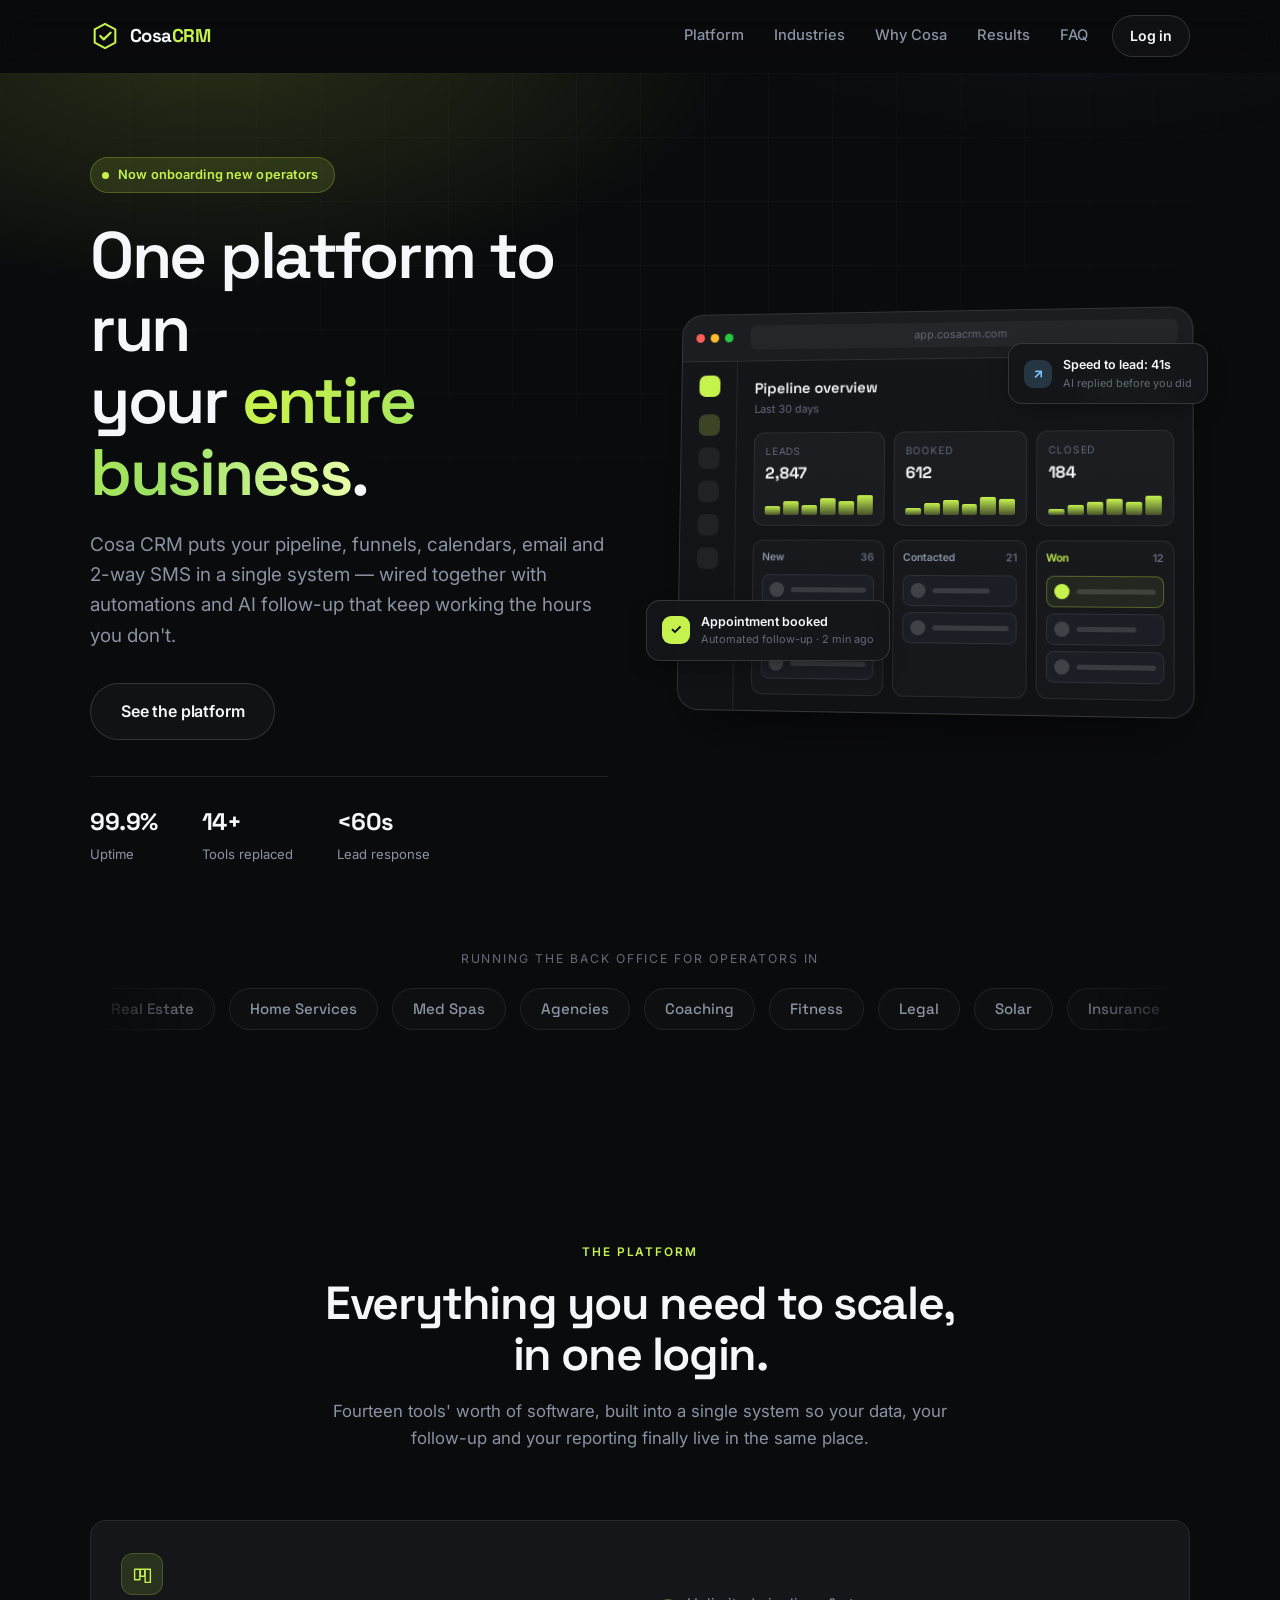
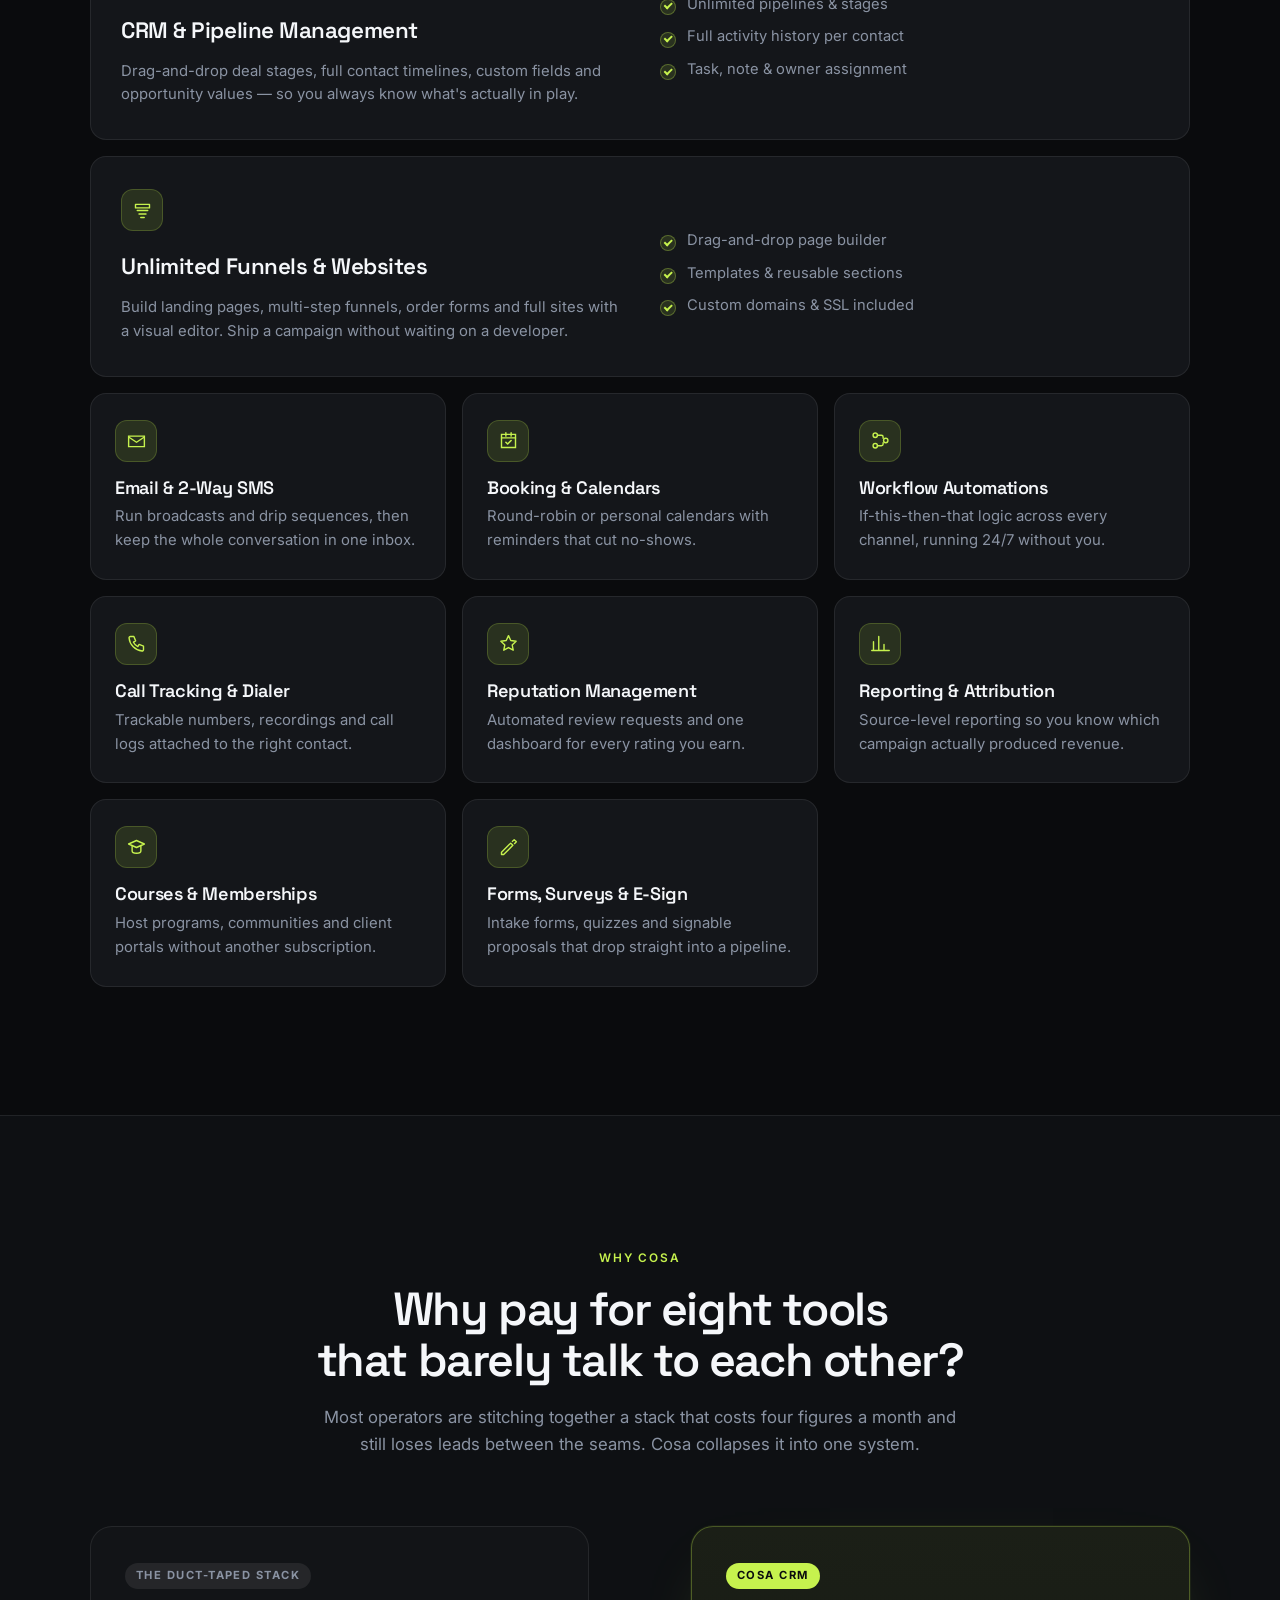
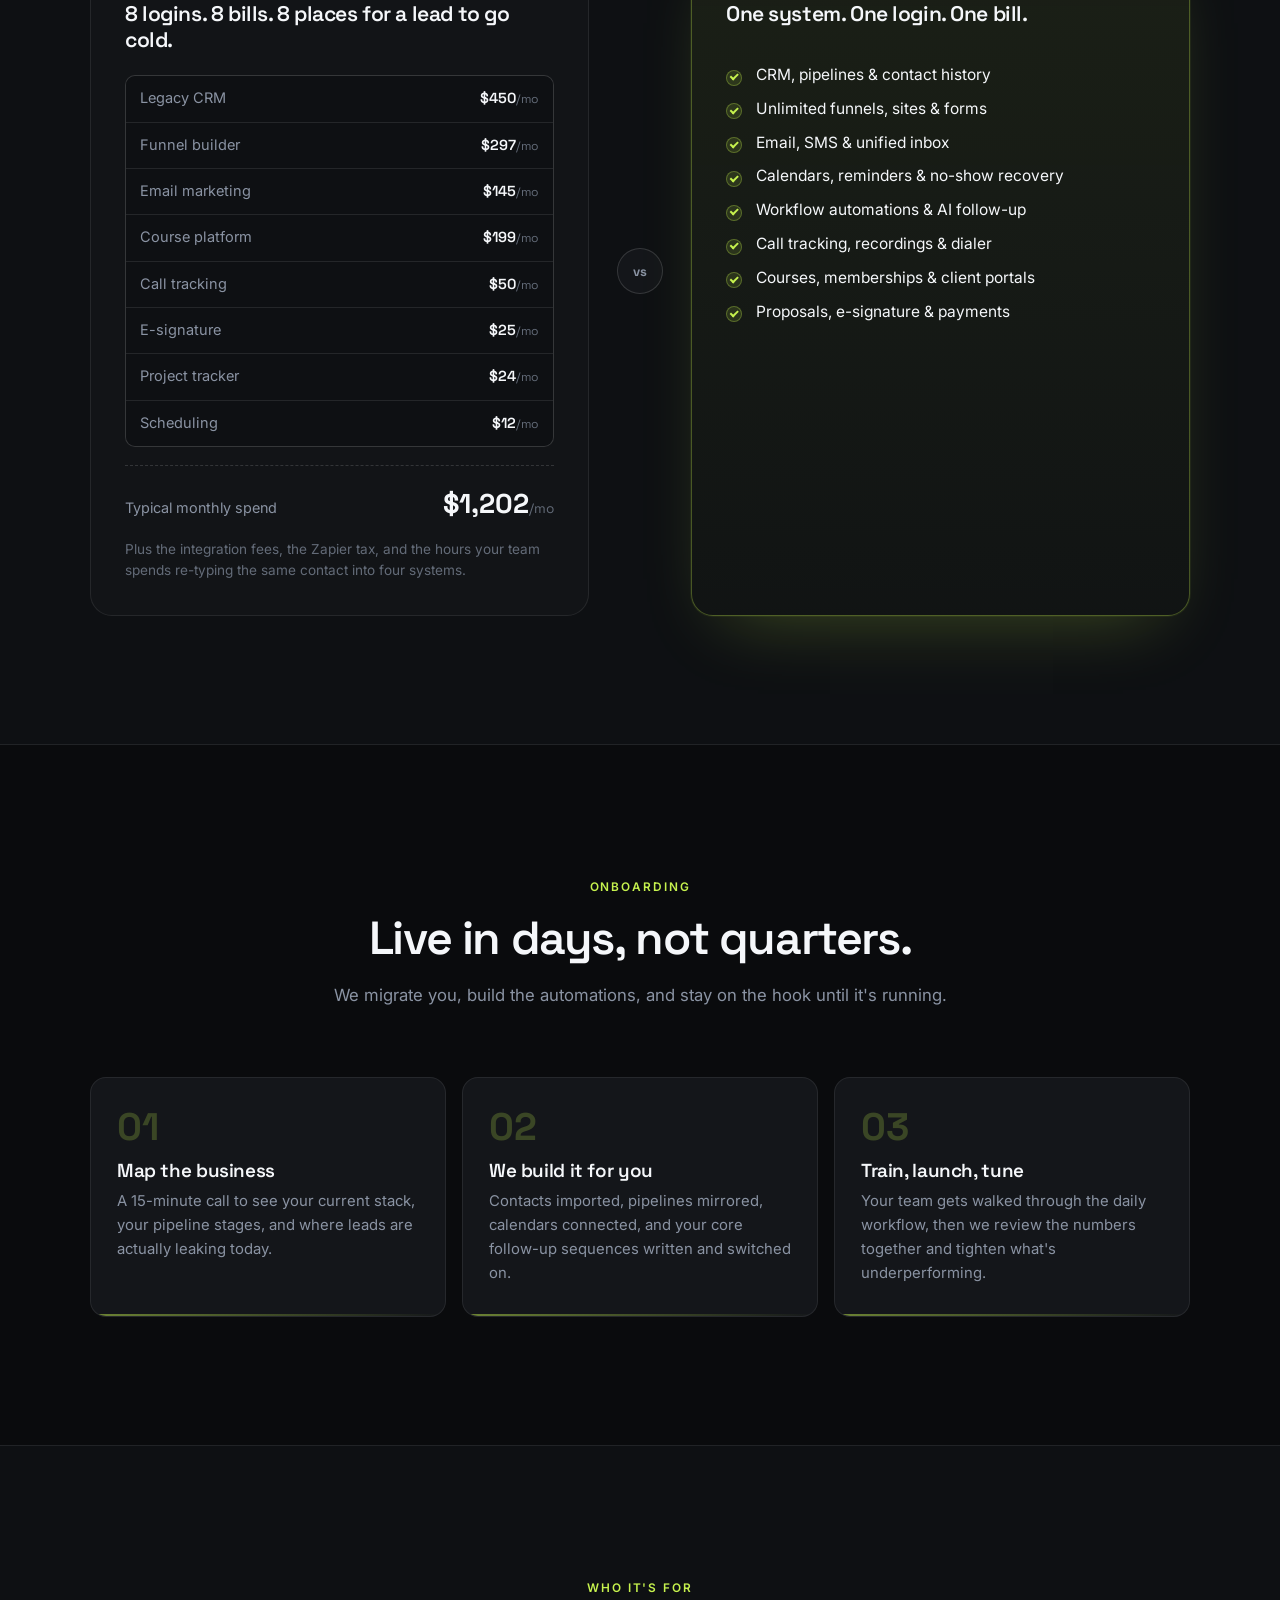
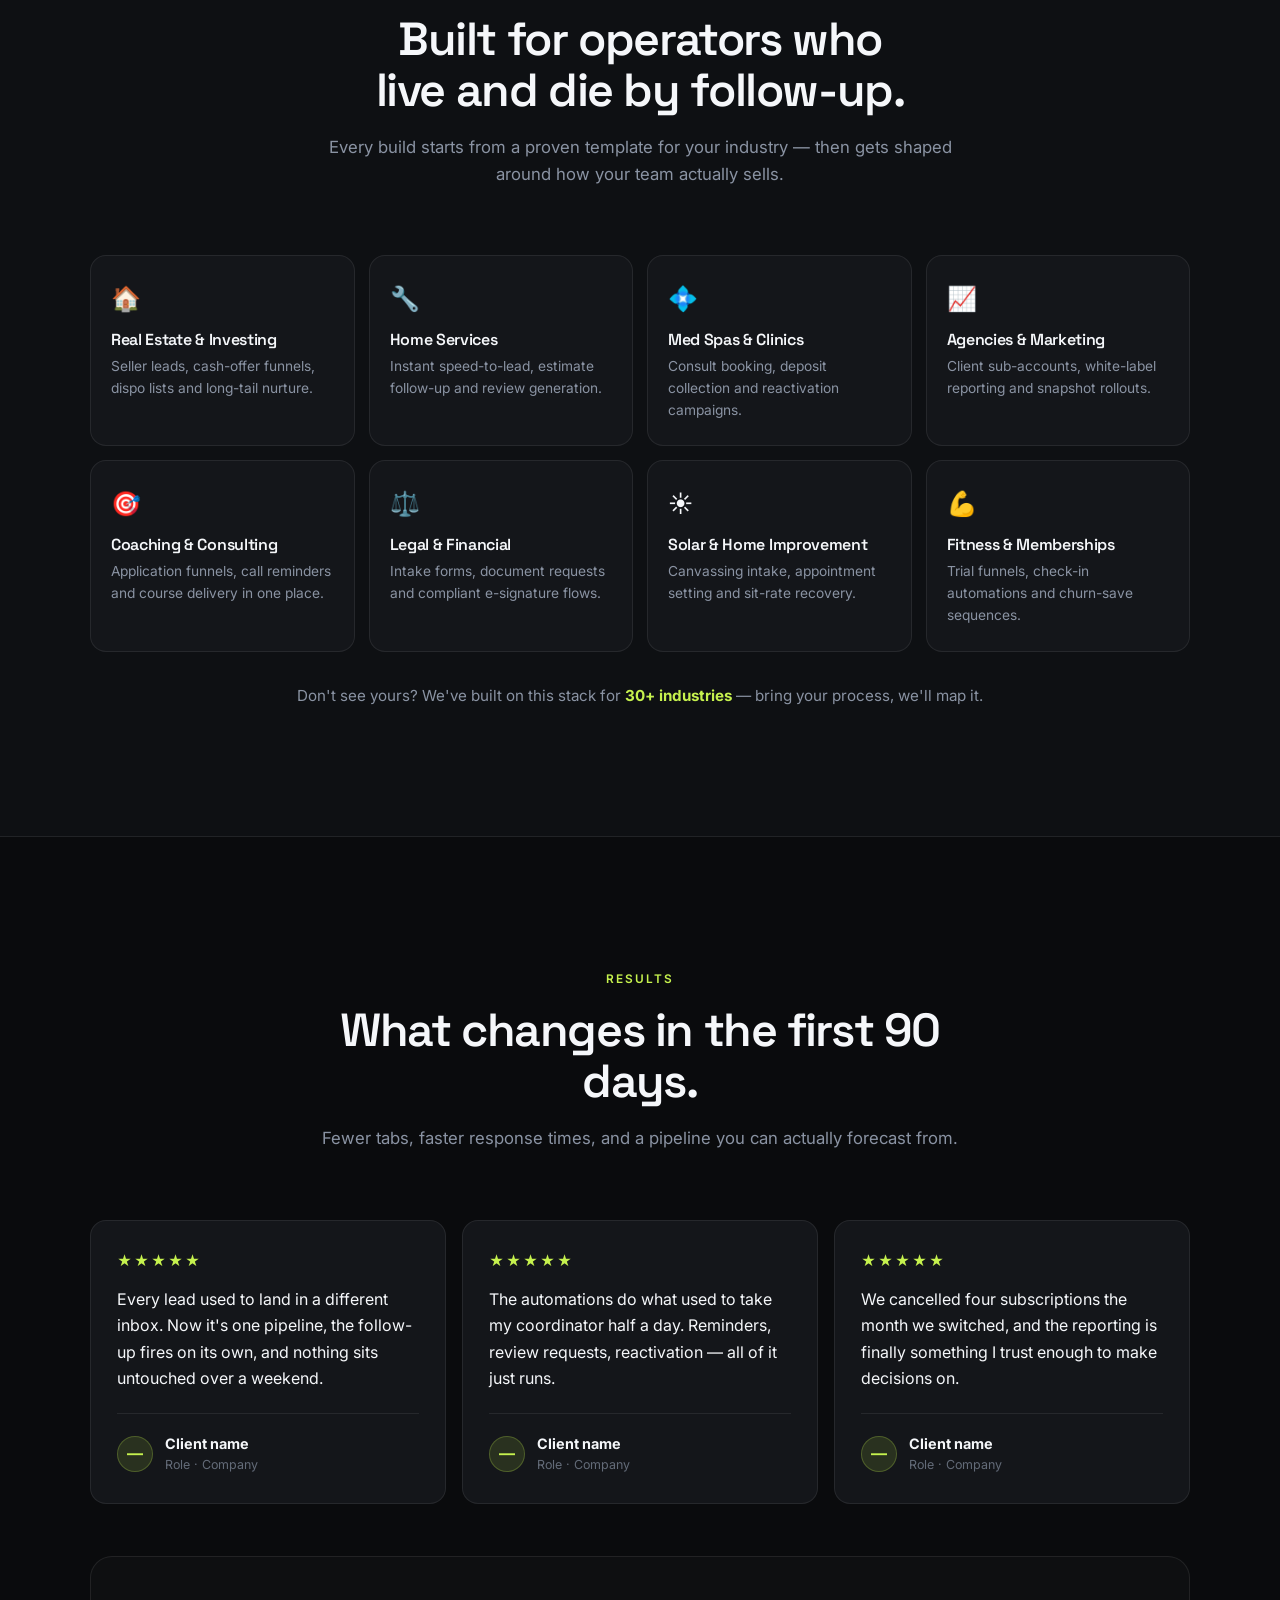
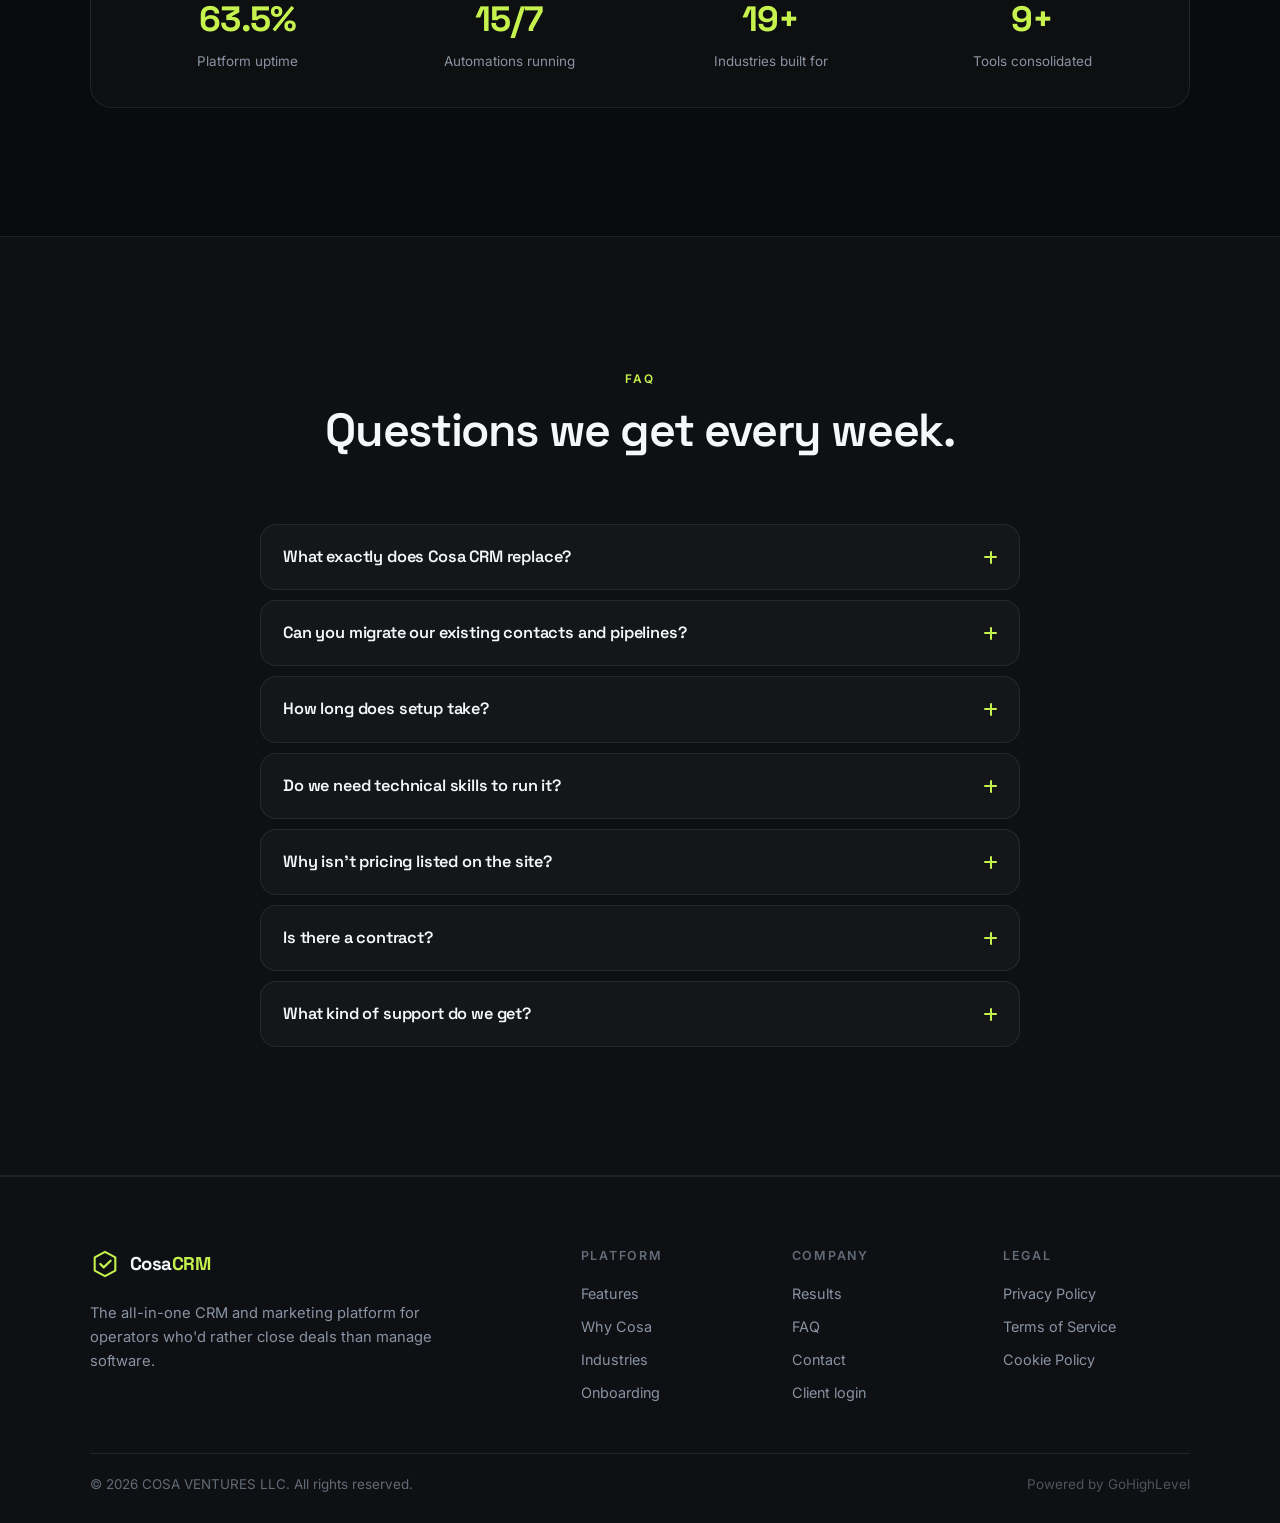
<file: index.html>
<!DOCTYPE html>
<html lang="en">
<head>
<meta charset="utf-8">
<meta name="viewport" content="width=device-width, initial-scale=1">
<title>Cosa CRM — One Platform to Run Your Entire Business</title>
<meta name="description" content="Cosa CRM replaces your funnel builder, email tool, scheduler, dialer and CRM with one system. Pipelines, automations, AI follow-up and 2-way SMS — built for operators who want fewer tabs and more closed deals.">
<meta name="theme-color" content="#0A0B0D">

<!-- Open Graph / social -->
<meta property="og:type" content="website">
<meta property="og:title" content="Cosa CRM — One Platform to Run Your Entire Business">
<meta property="og:description" content="Funnels, follow-up, booking and pipelines in one system.">
<meta property="og:image" content="assets/img/og.png">
<meta name="twitter:card" content="summary_large_image">

<link rel="icon" href="assets/img/favicon.svg" type="image/svg+xml">
<link rel="preconnect" href="https://fonts.googleapis.com">
<link rel="preconnect" href="https://fonts.gstatic.com" crossorigin>
<link href="https://fonts.googleapis.com/css2?family=Inter:wght@400;500;600;700&family=Space+Grotesk:wght@500;600;700&display=swap" rel="stylesheet">
<link rel="stylesheet" href="assets/css/styles.css">
</head>
<body>

<a class="skip-link" href="#main">Skip to content</a>

<!-- ============================ NAV ============================ -->
<header class="nav" id="nav">
  <div class="wrap nav__inner">
    <a class="brand" href="#top" aria-label="Cosa CRM home">
      <span class="brand__mark" aria-hidden="true">
        <svg viewBox="0 0 32 32" fill="none"><path d="M16 3 5 9v14l11 6 11-6V9L16 3Z" stroke="currentColor" stroke-width="2.2" stroke-linejoin="round"/><path d="m11 16 3.6 3.6L22 12.5" stroke="currentColor" stroke-width="2.4" stroke-linecap="round" stroke-linejoin="round"/></svg>
      </span>
      <span class="brand__text">Cosa<span>CRM</span></span>
    </a>

    <nav class="nav__links" id="navLinks" aria-label="Primary">
      <a href="#platform">Platform</a>
      <a href="#industries">Industries</a>
      <a href="#why">Why Cosa</a>
      <a href="#results">Results</a>
      <a href="#faq">FAQ</a>
      <div class="nav__mobile-cta">
        <a class="btn btn--ghost" data-link="login" href="#">Log in</a>
      </div>
    </nav>

    <div class="nav__actions">
      <a class="btn btn--ghost btn--sm" data-link="login" href="#">Log in</a>
    </div>

    <button class="nav__toggle" id="navToggle" aria-expanded="false" aria-controls="navLinks" aria-label="Open menu">
      <span></span><span></span><span></span>
    </button>
  </div>
</header>

<main id="main">

<!-- ============================ HERO ============================ -->
<section class="hero" id="top">
  <div class="hero__glow" aria-hidden="true"></div>
  <div class="hero__grid" aria-hidden="true"></div>

  <div class="wrap hero__inner">
    <div class="hero__copy">
      <span class="pill reveal">
        <span class="pill__dot"></span>
        Now onboarding new operators
      </span>

      <h1 class="reveal" data-delay="1">
        One platform to run<br>
        your <span class="grad">entire business</span>.
      </h1>

      <p class="lede reveal" data-delay="2">
        Cosa CRM puts your pipeline, funnels, calendars, email and 2-way SMS in a single
        system — wired together with automations and AI follow-up that keep working the
        hours you don't.
      </p>

      <div class="hero__cta reveal" data-delay="3">
        <a class="btn btn--ghost btn--lg" href="#platform">See the platform</a>
      </div>

      <ul class="hero__proof reveal" data-delay="4">
        <li><strong data-count="99.9" data-suffix="%" data-decimals="1">0%</strong><span>Uptime</span></li>
        <li><strong data-count="14" data-suffix="+">0+</strong><span>Tools replaced</span></li>
        <li><strong data-count="60" data-prefix="&lt;" data-suffix="s">0s</strong><span>Lead response</span></li>
      </ul>
    </div>

    <!-- Dashboard mockup: pure HTML/CSS, no image dependency -->
    <div class="hero__app reveal" data-delay="3" aria-hidden="true">
      <div class="app">
        <div class="app__bar">
          <span class="dot dot--r"></span><span class="dot dot--y"></span><span class="dot dot--g"></span>
          <div class="app__url">app.cosacrm.com</div>
        </div>

        <div class="app__body">
          <aside class="app__side">
            <div class="side__brand"></div>
            <span class="side__item side__item--on"></span>
            <span class="side__item"></span>
            <span class="side__item"></span>
            <span class="side__item"></span>
            <span class="side__item"></span>
          </aside>

          <div class="app__main">
            <div class="app__head">
              <div>
                <div class="app__title">Pipeline overview</div>
                <div class="app__sub">Last 30 days</div>
              </div>
              <div class="app__chip">+42% <span>MoM</span></div>
            </div>

            <div class="app__stats">
              <div class="stat"><span class="stat__k">Leads</span><span class="stat__v">2,847</span><i class="spark"><b style="height:40%"></b><b style="height:62%"></b><b style="height:48%"></b><b style="height:78%"></b><b style="height:66%"></b><b style="height:92%"></b></i></div>
              <div class="stat"><span class="stat__k">Booked</span><span class="stat__v">612</span><i class="spark"><b style="height:32%"></b><b style="height:55%"></b><b style="height:70%"></b><b style="height:52%"></b><b style="height:84%"></b><b style="height:74%"></b></i></div>
              <div class="stat"><span class="stat__k">Closed</span><span class="stat__v">184</span><i class="spark"><b style="height:28%"></b><b style="height:44%"></b><b style="height:60%"></b><b style="height:72%"></b><b style="height:58%"></b><b style="height:88%"></b></i></div>
            </div>

            <div class="app__board">
              <div class="col">
                <div class="col__h">New <em>36</em></div>
                <div class="card"><span class="card__av"></span><span class="card__l"></span></div>
                <div class="card"><span class="card__av"></span><span class="card__l card__l--s"></span></div>
                <div class="card"><span class="card__av"></span><span class="card__l"></span></div>
              </div>
              <div class="col">
                <div class="col__h">Contacted <em>21</em></div>
                <div class="card"><span class="card__av"></span><span class="card__l card__l--s"></span></div>
                <div class="card"><span class="card__av"></span><span class="card__l"></span></div>
              </div>
              <div class="col">
                <div class="col__h col__h--win">Won <em>12</em></div>
                <div class="card card--win"><span class="card__av"></span><span class="card__l"></span></div>
                <div class="card"><span class="card__av"></span><span class="card__l card__l--s"></span></div>
                <div class="card"><span class="card__av"></span><span class="card__l"></span></div>
              </div>
            </div>
          </div>
        </div>
      </div>

      <div class="float float--1">
        <span class="float__ico">✓</span>
        <div><b>Appointment booked</b><small>Automated follow-up · 2 min ago</small></div>
      </div>
      <div class="float float--2">
        <span class="float__ico float__ico--alt">↗</span>
        <div><b>Speed to lead: 41s</b><small>AI replied before you did</small></div>
      </div>
    </div>
  </div>

  <div class="wrap marquee-wrap">
    <p class="marquee-label">Running the back office for operators in</p>
    <div class="marquee" aria-hidden="true">
      <div class="marquee__track">
        <span>Real Estate</span><span>Home Services</span><span>Med Spas</span><span>Agencies</span>
        <span>Coaching</span><span>Fitness</span><span>Legal</span><span>Solar</span><span>Insurance</span>
        <span>Real Estate</span><span>Home Services</span><span>Med Spas</span><span>Agencies</span>
        <span>Coaching</span><span>Fitness</span><span>Legal</span><span>Solar</span><span>Insurance</span>
      </div>
    </div>
  </div>
</section>

<!-- ============================ PLATFORM ============================ -->
<section class="sec" id="platform">
  <div class="wrap">
    <div class="sec__head reveal">
      <span class="eyebrow">The platform</span>
      <h2>Everything you need to scale,<br>in one login.</h2>
      <p>Fourteen tools' worth of software, built into a single system so your data,
         your follow-up and your reporting finally live in the same place.</p>
    </div>

    <div class="features">
      <article class="feat feat--wide reveal">
        <div class="feat__ico">
          <svg viewBox="0 0 24 24" fill="none"><path d="M3 6h6v12H3zM9.5 6h5v8h-5zM15 6h6v15h-6z" stroke="currentColor" stroke-width="1.6" stroke-linejoin="round"/></svg>
        </div>
        <h3>CRM &amp; Pipeline Management</h3>
        <p>Drag-and-drop deal stages, full contact timelines, custom fields and
           opportunity values — so you always know what's actually in play.</p>
        <ul class="ticks">
          <li>Unlimited pipelines &amp; stages</li>
          <li>Full activity history per contact</li>
          <li>Task, note &amp; owner assignment</li>
        </ul>
      </article>

      <article class="feat feat--wide reveal" data-delay="1">
        <div class="feat__ico">
          <svg viewBox="0 0 24 24" fill="none"><path d="M4 5h16v4H4zM6 12h12M8 16h8M10 20h4" stroke="currentColor" stroke-width="1.6" stroke-linecap="round" stroke-linejoin="round"/></svg>
        </div>
        <h3>Unlimited Funnels &amp; Websites</h3>
        <p>Build landing pages, multi-step funnels, order forms and full sites with a
           visual editor. Ship a campaign without waiting on a developer.</p>
        <ul class="ticks">
          <li>Drag-and-drop page builder</li>
          <li>Templates &amp; reusable sections</li>
          <li>Custom domains &amp; SSL included</li>
        </ul>
      </article>

      <article class="feat reveal">
        <div class="feat__ico"><svg viewBox="0 0 24 24" fill="none"><path d="M3 7h18v12H3z" stroke="currentColor" stroke-width="1.6"/><path d="m3 8 9 6 9-6" stroke="currentColor" stroke-width="1.6" stroke-linejoin="round"/></svg></div>
        <h3>Email &amp; 2-Way SMS</h3>
        <p>Run broadcasts and drip sequences, then keep the whole conversation in one inbox.</p>
      </article>

      <article class="feat reveal" data-delay="1">
        <div class="feat__ico"><svg viewBox="0 0 24 24" fill="none"><path d="M4 5h16v15H4z" stroke="currentColor" stroke-width="1.6"/><path d="M4 9h16M9 3v4M15 3v4" stroke="currentColor" stroke-width="1.6" stroke-linecap="round"/><path d="m9 14 2 2 4-4" stroke="currentColor" stroke-width="1.8" stroke-linecap="round" stroke-linejoin="round"/></svg></div>
        <h3>Booking &amp; Calendars</h3>
        <p>Round-robin or personal calendars with reminders that cut no-shows.</p>
      </article>

      <article class="feat reveal" data-delay="2">
        <div class="feat__ico"><svg viewBox="0 0 24 24" fill="none"><circle cx="6" cy="6" r="2.5" stroke="currentColor" stroke-width="1.6"/><circle cx="18" cy="12" r="2.5" stroke="currentColor" stroke-width="1.6"/><circle cx="6" cy="18" r="2.5" stroke="currentColor" stroke-width="1.6"/><path d="M8.5 6H13a2 2 0 0 1 2 2v1.5M8.5 18H13a2 2 0 0 0 2-2v-1.5" stroke="currentColor" stroke-width="1.6" stroke-linecap="round"/></svg></div>
        <h3>Workflow Automations</h3>
        <p>If-this-then-that logic across every channel, running 24/7 without you.</p>
      </article>

      <article class="feat reveal" data-delay="3">
        <div class="feat__ico"><svg viewBox="0 0 24 24" fill="none"><path d="M5 4h4l2 5-2.5 1.5a11 11 0 0 0 5 5L15 13l5 2v4a1.5 1.5 0 0 1-1.7 1.5A16.5 16.5 0 0 1 3.5 5.7 1.5 1.5 0 0 1 5 4Z" stroke="currentColor" stroke-width="1.6" stroke-linejoin="round"/></svg></div>
        <h3>Call Tracking &amp; Dialer</h3>
        <p>Trackable numbers, recordings and call logs attached to the right contact.</p>
      </article>

      <article class="feat reveal">
        <div class="feat__ico"><svg viewBox="0 0 24 24" fill="none"><path d="m12 3 2.6 5.6 6.1.8-4.5 4.2 1.2 6-5.4-3-5.4 3 1.2-6L3.3 9.4l6.1-.8L12 3Z" stroke="currentColor" stroke-width="1.6" stroke-linejoin="round"/></svg></div>
        <h3>Reputation Management</h3>
        <p>Automated review requests and one dashboard for every rating you earn.</p>
      </article>

      <article class="feat reveal" data-delay="1">
        <div class="feat__ico"><svg viewBox="0 0 24 24" fill="none"><path d="M4 20V10M10 20V4M16 20v-7M22 20H2" stroke="currentColor" stroke-width="1.6" stroke-linecap="round"/></svg></div>
        <h3>Reporting &amp; Attribution</h3>
        <p>Source-level reporting so you know which campaign actually produced revenue.</p>
      </article>

      <article class="feat reveal" data-delay="2">
        <div class="feat__ico"><svg viewBox="0 0 24 24" fill="none"><path d="M12 4 3 8l9 4 9-4-9-4Z" stroke="currentColor" stroke-width="1.6" stroke-linejoin="round"/><path d="M7 10.5V16c0 1.4 2.2 2.5 5 2.5s5-1.1 5-2.5v-5.5" stroke="currentColor" stroke-width="1.6" stroke-linecap="round"/></svg></div>
        <h3>Courses &amp; Memberships</h3>
        <p>Host programs, communities and client portals without another subscription.</p>
      </article>

      <article class="feat reveal" data-delay="3">
        <div class="feat__ico"><svg viewBox="0 0 24 24" fill="none"><path d="M4 17.5 14.5 7l2.5 2.5L6.5 20H4v-2.5Z" stroke="currentColor" stroke-width="1.6" stroke-linejoin="round"/><path d="M16 5.5 18.5 3 21 5.5 18.5 8" stroke="currentColor" stroke-width="1.6" stroke-linejoin="round"/></svg></div>
        <h3>Forms, Surveys &amp; E-Sign</h3>
        <p>Intake forms, quizzes and signable proposals that drop straight into a pipeline.</p>
      </article>
    </div>
  </div>
</section>

<!-- ============================ WHY / STACK ============================ -->
<section class="sec sec--alt" id="why">
  <div class="wrap">
    <div class="sec__head reveal">
      <span class="eyebrow">Why Cosa</span>
      <h2>Why pay for eight tools<br>that barely talk to each other?</h2>
      <p>Most operators are stitching together a stack that costs four figures a month and
         still loses leads between the seams. Cosa collapses it into one system.</p>
    </div>

    <div class="compare reveal">
      <div class="compare__side compare__side--old">
        <div class="compare__h">
          <span class="tag tag--muted">The duct-taped stack</span>
          <h3>8 logins. 8 bills. 8 places for a lead to go cold.</h3>
        </div>
        <ul class="stackList">
          <li><span>Legacy CRM</span><b>$450<i>/mo</i></b></li>
          <li><span>Funnel builder</span><b>$297<i>/mo</i></b></li>
          <li><span>Email marketing</span><b>$145<i>/mo</i></b></li>
          <li><span>Course platform</span><b>$199<i>/mo</i></b></li>
          <li><span>Call tracking</span><b>$50<i>/mo</i></b></li>
          <li><span>E-signature</span><b>$25<i>/mo</i></b></li>
          <li><span>Project tracker</span><b>$24<i>/mo</i></b></li>
          <li><span>Scheduling</span><b>$12<i>/mo</i></b></li>
        </ul>
        <div class="compare__total">
          <span>Typical monthly spend</span>
          <strong>$1,202<i>/mo</i></strong>
        </div>
        <p class="compare__note">Plus the integration fees, the Zapier tax, and the hours
           your team spends re-typing the same contact into four systems.</p>
      </div>

      <div class="compare__vs" aria-hidden="true"><span>vs</span></div>

      <div class="compare__side compare__side--new">
        <div class="compare__h">
          <span class="tag">Cosa CRM</span>
          <h3>One system. One login. One bill.</h3>
        </div>
        <ul class="ticks ticks--lg">
          <li>CRM, pipelines &amp; contact history</li>
          <li>Unlimited funnels, sites &amp; forms</li>
          <li>Email, SMS &amp; unified inbox</li>
          <li>Calendars, reminders &amp; no-show recovery</li>
          <li>Workflow automations &amp; AI follow-up</li>
          <li>Call tracking, recordings &amp; dialer</li>
          <li>Courses, memberships &amp; client portals</li>
          <li>Proposals, e-signature &amp; payments</li>
        </ul>
      </div>
    </div>
  </div>
</section>

<!-- ============================ HOW IT WORKS ============================ -->
<section class="sec" id="how">
  <div class="wrap">
    <div class="sec__head reveal">
      <span class="eyebrow">Onboarding</span>
      <h2>Live in days, not quarters.</h2>
      <p>We migrate you, build the automations, and stay on the hook until it's running.</p>
    </div>

    <ol class="steps">
      <li class="step reveal">
        <span class="step__n">01</span>
        <h3>Map the business</h3>
        <p>A 15-minute call to see your current stack, your pipeline stages, and where
           leads are actually leaking today.</p>
      </li>
      <li class="step reveal" data-delay="1">
        <span class="step__n">02</span>
        <h3>We build it for you</h3>
        <p>Contacts imported, pipelines mirrored, calendars connected, and your core
           follow-up sequences written and switched on.</p>
      </li>
      <li class="step reveal" data-delay="2">
        <span class="step__n">03</span>
        <h3>Train, launch, tune</h3>
        <p>Your team gets walked through the daily workflow, then we review the numbers
           together and tighten what's underperforming.</p>
      </li>
    </ol>
  </div>
</section>

<!-- ============================ INDUSTRIES ============================ -->
<section class="sec sec--alt" id="industries">
  <div class="wrap">
    <div class="sec__head reveal">
      <span class="eyebrow">Who it's for</span>
      <h2>Built for operators who<br>live and die by follow-up.</h2>
      <p>Every build starts from a proven template for your industry — then gets shaped
         around how your team actually sells.</p>
    </div>

    <div class="inds">
      <article class="ind reveal"><span class="ind__ico">🏠</span><h3>Real Estate &amp; Investing</h3><p>Seller leads, cash-offer funnels, dispo lists and long-tail nurture.</p></article>
      <article class="ind reveal" data-delay="1"><span class="ind__ico">🔧</span><h3>Home Services</h3><p>Instant speed-to-lead, estimate follow-up and review generation.</p></article>
      <article class="ind reveal" data-delay="2"><span class="ind__ico">💠</span><h3>Med Spas &amp; Clinics</h3><p>Consult booking, deposit collection and reactivation campaigns.</p></article>
      <article class="ind reveal" data-delay="3"><span class="ind__ico">📈</span><h3>Agencies &amp; Marketing</h3><p>Client sub-accounts, white-label reporting and snapshot rollouts.</p></article>
      <article class="ind reveal"><span class="ind__ico">🎯</span><h3>Coaching &amp; Consulting</h3><p>Application funnels, call reminders and course delivery in one place.</p></article>
      <article class="ind reveal" data-delay="1"><span class="ind__ico">⚖️</span><h3>Legal &amp; Financial</h3><p>Intake forms, document requests and compliant e-signature flows.</p></article>
      <article class="ind reveal" data-delay="2"><span class="ind__ico">☀️</span><h3>Solar &amp; Home Improvement</h3><p>Canvassing intake, appointment setting and sit-rate recovery.</p></article>
      <article class="ind reveal" data-delay="3"><span class="ind__ico">💪</span><h3>Fitness &amp; Memberships</h3><p>Trial funnels, check-in automations and churn-save sequences.</p></article>
    </div>

    <p class="inds__foot reveal">Don't see yours? We've built on this stack for
      <strong>30+ industries</strong> — bring your process, we'll map it.</p>
  </div>
</section>

<!-- ============================ RESULTS / TESTIMONIALS ============================ -->
<!--
  ⚠ PLACEHOLDER CONTENT — the three quotes below are examples of the format only.
  Replace every name, company and quote with real, permission-granted client
  testimonials before this page goes live. Publishing invented reviews is
  unlawful in most jurisdictions (US FTC 16 CFR Part 465).
-->
<section class="sec" id="results">
  <div class="wrap">
    <div class="sec__head reveal">
      <span class="eyebrow">Results</span>
      <h2>What changes in the first 90 days.</h2>
      <p>Fewer tabs, faster response times, and a pipeline you can actually forecast from.</p>
    </div>

    <div class="quotes">
      <figure class="quote reveal">
        <div class="quote__stars" aria-label="5 out of 5">★★★★★</div>
        <blockquote>Every lead used to land in a different inbox. Now it's one pipeline,
          the follow-up fires on its own, and nothing sits untouched over a weekend.</blockquote>
        <figcaption><span class="quote__av">—</span><div><b>Client name</b><small>Role · Company</small></div></figcaption>
      </figure>

      <figure class="quote reveal" data-delay="1">
        <div class="quote__stars" aria-label="5 out of 5">★★★★★</div>
        <blockquote>The automations do what used to take my coordinator half a day.
          Reminders, review requests, reactivation — all of it just runs.</blockquote>
        <figcaption><span class="quote__av">—</span><div><b>Client name</b><small>Role · Company</small></div></figcaption>
      </figure>

      <figure class="quote reveal" data-delay="2">
        <div class="quote__stars" aria-label="5 out of 5">★★★★★</div>
        <blockquote>We cancelled four subscriptions the month we switched, and the
          reporting is finally something I trust enough to make decisions on.</blockquote>
        <figcaption><span class="quote__av">—</span><div><b>Client name</b><small>Role · Company</small></div></figcaption>
      </figure>
    </div>

    <div class="kpis reveal">
      <div class="kpi"><strong data-count="99.9" data-suffix="%" data-decimals="1">0%</strong><span>Platform uptime</span></div>
      <div class="kpi"><strong data-count="24" data-suffix="/7">0/7</strong><span>Automations running</span></div>
      <div class="kpi"><strong data-count="30" data-suffix="+">0+</strong><span>Industries built for</span></div>
      <div class="kpi"><strong data-count="14" data-suffix="+">0+</strong><span>Tools consolidated</span></div>
    </div>
  </div>
</section>

<!-- ============================ FAQ ============================ -->
<section class="sec sec--alt" id="faq">
  <div class="wrap wrap--narrow">
    <div class="sec__head reveal">
      <span class="eyebrow">FAQ</span>
      <h2>Questions we get every week.</h2>
    </div>

    <div class="faq">
      <details class="faq__item reveal">
        <summary>What exactly does Cosa CRM replace?<span class="faq__ico" aria-hidden="true"></span></summary>
        <div class="faq__a"><p>For most teams: the CRM, funnel/landing page builder, email marketing
          platform, SMS tool, scheduler, call tracking, form builder, e-signature tool, review
          software and course platform. If a tool in your stack isn't covered, we'll tell you
          straight on the call rather than pretend otherwise.</p></div>
      </details>

      <details class="faq__item reveal">
        <summary>Can you migrate our existing contacts and pipelines?<span class="faq__ico" aria-hidden="true"></span></summary>
        <div class="faq__a"><p>Yes. We import contacts, custom fields, tags, notes and open
          opportunities, and rebuild your pipeline stages to match how you already work — so
          your team doesn't have to relearn their day on top of learning a new tool.</p></div>
      </details>

      <details class="faq__item reveal">
        <summary>How long does setup take?<span class="faq__ico" aria-hidden="true"></span></summary>
        <div class="faq__a"><p>A standard build is live within a few business days. Larger
          migrations with multiple locations, sub-accounts or heavy custom automation typically
          run one to two weeks. You'll get a firm timeline before anything starts.</p></div>
      </details>

      <details class="faq__item reveal">
        <summary>Do we need technical skills to run it?<span class="faq__ico" aria-hidden="true"></span></summary>
        <div class="faq__a"><p>No. We do the build and the configuration, then train your team on
          the daily workflow — check the pipeline, work the inbox, book the appointment. The
          automation runs underneath without anyone touching it.</p></div>
      </details>

      <details class="faq__item reveal">
        <summary>Why isn't pricing listed on the site?<span class="faq__ico" aria-hidden="true"></span></summary>
        <div class="faq__a"><p>Because the honest number depends on seats, message volume and how
          much of the build you want us to do. Rather than publish a tier you'd have to
          reverse-engineer, we scope it live on the call and you leave with a real figure.</p></div>
      </details>

      <details class="faq__item reveal">
        <summary>Is there a contract?<span class="faq__ico" aria-hidden="true"></span></summary>
        <div class="faq__a"><p>Month to month. Cancel any time — and your data is yours, exportable
          on the way out.</p></div>
      </details>

      <details class="faq__item reveal">
        <summary>What kind of support do we get?<span class="faq__ico" aria-hidden="true"></span></summary>
        <div class="faq__a"><p>A direct line to a real person who knows your account, plus a shared
          channel for day-to-day questions. You're not filing tickets into a queue.</p></div>
      </details>
    </div>

  </div>
</section>

</main>

<!-- ============================ FOOTER ============================ -->
<footer class="foot">
  <div class="wrap">
    <div class="foot__top">
      <div class="foot__brand">
        <a class="brand" href="#top">
          <span class="brand__mark" aria-hidden="true">
            <svg viewBox="0 0 32 32" fill="none"><path d="M16 3 5 9v14l11 6 11-6V9L16 3Z" stroke="currentColor" stroke-width="2.2" stroke-linejoin="round"/><path d="m11 16 3.6 3.6L22 12.5" stroke="currentColor" stroke-width="2.4" stroke-linecap="round" stroke-linejoin="round"/></svg>
          </span>
          <span class="brand__text">Cosa<span>CRM</span></span>
        </a>
        <p>The all-in-one CRM and marketing platform for operators who'd rather close
           deals than manage software.</p>
      </div>

      <nav class="foot__cols" aria-label="Footer">
        <div>
          <h4>Platform</h4>
          <a href="#platform">Features</a>
          <a href="#why">Why Cosa</a>
          <a href="#industries">Industries</a>
          <a href="#how">Onboarding</a>
        </div>
        <div>
          <h4>Company</h4>
          <a href="#results">Results</a>
          <a href="#faq">FAQ</a>
          <a data-link="email" href="#">Contact</a>
          <a data-link="login" href="#">Client login</a>
        </div>
        <div>
          <h4>Legal</h4>
          <a href="privacy.html">Privacy Policy</a>
          <a href="terms.html">Terms of Service</a>
          <a href="privacy.html#cookies">Cookie Policy</a>
        </div>
      </nav>
    </div>

    <div class="foot__bot">
      <p>© <span id="year">2026</span> COSA VENTURES LLC. All rights reserved.</p>
      <p class="foot__powered">Powered by GoHighLevel</p>
    </div>
  </div>
</footer>

<script src="assets/js/main.js"></script>
</body>
</html>
</file>
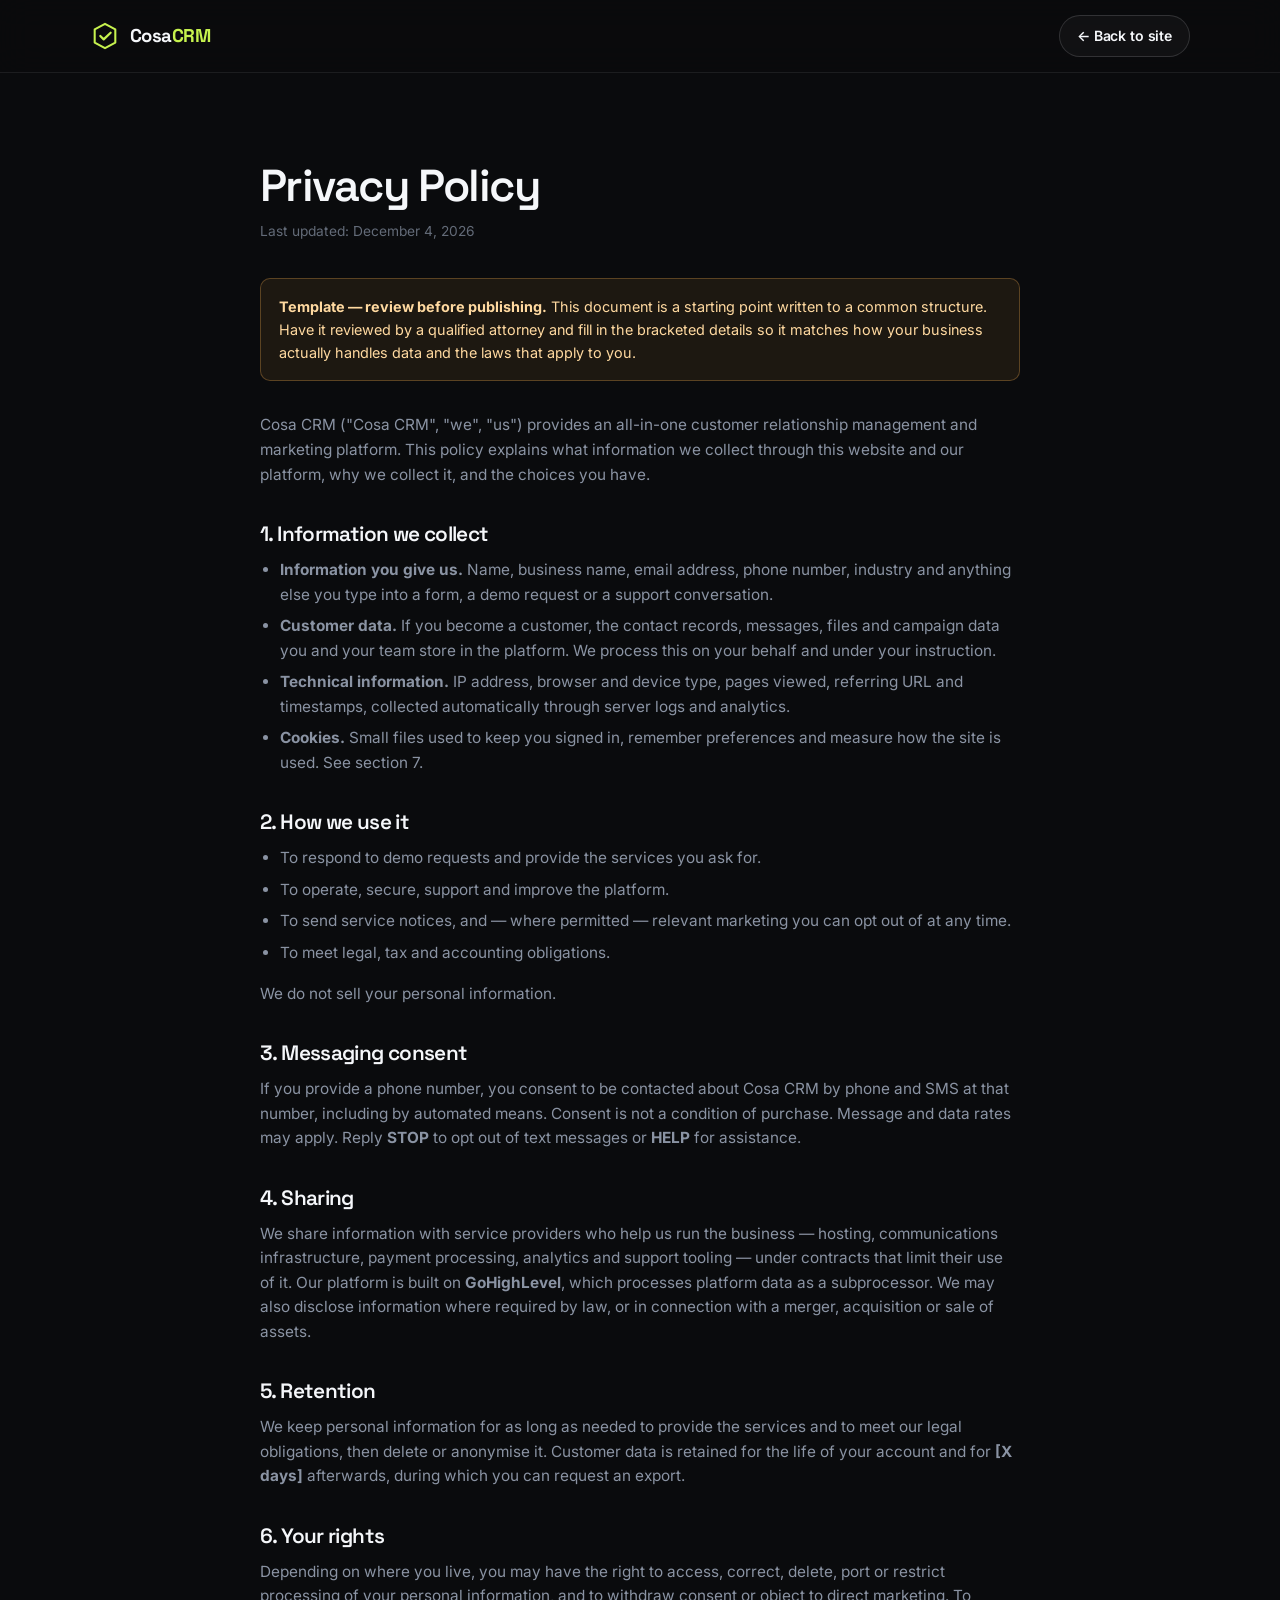
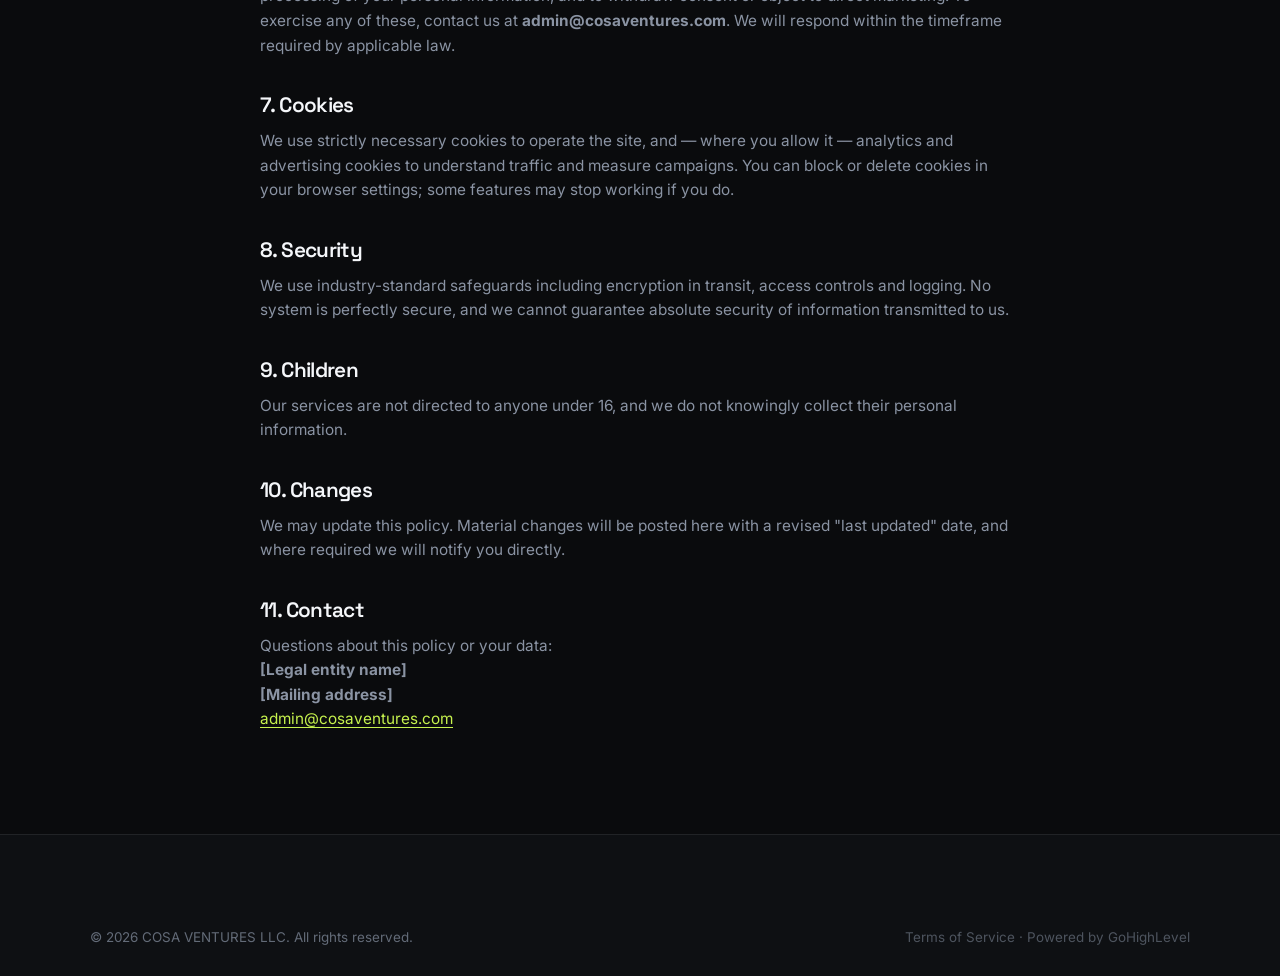
<file: privacy.html>
<!DOCTYPE html>
<html lang="en">
<head>
<meta charset="utf-8">
<meta name="viewport" content="width=device-width, initial-scale=1">
<title>Privacy Policy — Cosa CRM</title>
<meta name="description" content="How Cosa CRM collects, uses and protects your information.">
<meta name="robots" content="noindex">
<meta name="theme-color" content="#0A0B0D">
<link rel="icon" href="assets/img/favicon.svg" type="image/svg+xml">
<link rel="preconnect" href="https://fonts.googleapis.com">
<link rel="preconnect" href="https://fonts.gstatic.com" crossorigin>
<link href="https://fonts.googleapis.com/css2?family=Inter:wght@400;500;600;700&family=Space+Grotesk:wght@500;600;700&display=swap" rel="stylesheet">
<link rel="stylesheet" href="assets/css/styles.css">
</head>
<body>

<header class="nav is-stuck">
  <div class="wrap nav__inner">
    <a class="brand" href="index.html">
      <span class="brand__mark" aria-hidden="true">
        <svg viewBox="0 0 32 32" fill="none"><path d="M16 3 5 9v14l11 6 11-6V9L16 3Z" stroke="currentColor" stroke-width="2.2" stroke-linejoin="round"/><path d="m11 16 3.6 3.6L22 12.5" stroke="currentColor" stroke-width="2.4" stroke-linecap="round" stroke-linejoin="round"/></svg>
      </span>
      <span class="brand__text">Cosa<span>CRM</span></span>
    </a>
    <div class="nav__actions" style="margin-left:auto">
      <a class="btn btn--ghost btn--sm" href="index.html">← Back to site</a>
    </div>
  </div>
</header>

<main class="legal wrap wrap--narrow">
  <h1>Privacy Policy</h1>
  <p class="updated">Last updated: <span id="updated">—</span></p>

  <div class="notice">
    <p><strong>Template — review before publishing.</strong> This document is a starting
       point written to a common structure. Have it reviewed by a qualified attorney and
       fill in the bracketed details so it matches how your business actually handles data
       and the laws that apply to you.</p>
  </div>

  <p>Cosa CRM ("Cosa CRM", "we", "us") provides an all-in-one customer relationship
     management and marketing platform. This policy explains what information we collect
     through this website and our platform, why we collect it, and the choices you have.</p>

  <h2>1. Information we collect</h2>
  <ul>
    <li><strong>Information you give us.</strong> Name, business name, email address, phone
        number, industry and anything else you type into a form, a demo request or a support
        conversation.</li>
    <li><strong>Customer data.</strong> If you become a customer, the contact records,
        messages, files and campaign data you and your team store in the platform. We process
        this on your behalf and under your instruction.</li>
    <li><strong>Technical information.</strong> IP address, browser and device type, pages
        viewed, referring URL and timestamps, collected automatically through server logs and
        analytics.</li>
    <li><strong>Cookies.</strong> Small files used to keep you signed in, remember
        preferences and measure how the site is used. See section 7.</li>
  </ul>

  <h2>2. How we use it</h2>
  <ul>
    <li>To respond to demo requests and provide the services you ask for.</li>
    <li>To operate, secure, support and improve the platform.</li>
    <li>To send service notices, and — where permitted — relevant marketing you can opt out
        of at any time.</li>
    <li>To meet legal, tax and accounting obligations.</li>
  </ul>
  <p>We do not sell your personal information.</p>

  <h2>3. Messaging consent</h2>
  <p>If you provide a phone number, you consent to be contacted about Cosa CRM by phone and
     SMS at that number, including by automated means. Consent is not a condition of
     purchase. Message and data rates may apply. Reply <strong>STOP</strong> to opt out of
     text messages or <strong>HELP</strong> for assistance.</p>

  <h2>4. Sharing</h2>
  <p>We share information with service providers who help us run the business — hosting,
     communications infrastructure, payment processing, analytics and support tooling —
     under contracts that limit their use of it. Our platform is built on
     <strong>GoHighLevel</strong>, which processes platform data as a subprocessor. We may
     also disclose information where required by law, or in connection with a merger,
     acquisition or sale of assets.</p>

  <h2>5. Retention</h2>
  <p>We keep personal information for as long as needed to provide the services and to meet
     our legal obligations, then delete or anonymise it. Customer data is retained for the
     life of your account and for <strong>[X days]</strong> afterwards, during which you can
     request an export.</p>

  <h2>6. Your rights</h2>
  <p>Depending on where you live, you may have the right to access, correct, delete, port or
     restrict processing of your personal information, and to withdraw consent or object to
     direct marketing. To exercise any of these, contact us at
     <strong>admin@cosaventures.com</strong>. We will respond within the timeframe required
     by applicable law.</p>

  <h2 id="cookies">7. Cookies</h2>
  <p>We use strictly necessary cookies to operate the site, and — where you allow it —
     analytics and advertising cookies to understand traffic and measure campaigns. You can
     block or delete cookies in your browser settings; some features may stop working if you
     do.</p>

  <h2>8. Security</h2>
  <p>We use industry-standard safeguards including encryption in transit, access controls and
     logging. No system is perfectly secure, and we cannot guarantee absolute security of
     information transmitted to us.</p>

  <h2>9. Children</h2>
  <p>Our services are not directed to anyone under 16, and we do not knowingly collect their
     personal information.</p>

  <h2>10. Changes</h2>
  <p>We may update this policy. Material changes will be posted here with a revised "last
     updated" date, and where required we will notify you directly.</p>

  <h2>11. Contact</h2>
  <p>Questions about this policy or your data:<br>
     <strong>[Legal entity name]</strong><br>
     <strong>[Mailing address]</strong><br>
     <a href="mailto:admin@cosaventures.com">admin@cosaventures.com</a></p>
</main>

<footer class="foot">
  <div class="wrap">
    <div class="foot__bot" style="border-top:0">
      <p>© <span id="year">2026</span> COSA VENTURES LLC. All rights reserved.</p>
      <p class="foot__powered"><a href="terms.html">Terms of Service</a> · Powered by GoHighLevel</p>
    </div>
  </div>
</footer>

<script>
  document.getElementById('year').textContent = new Date().getFullYear();
  document.getElementById('updated').textContent =
    new Date(document.lastModified).toLocaleDateString(undefined, { year:'numeric', month:'long', day:'numeric' });
</script>
</body>
</html>
</file>
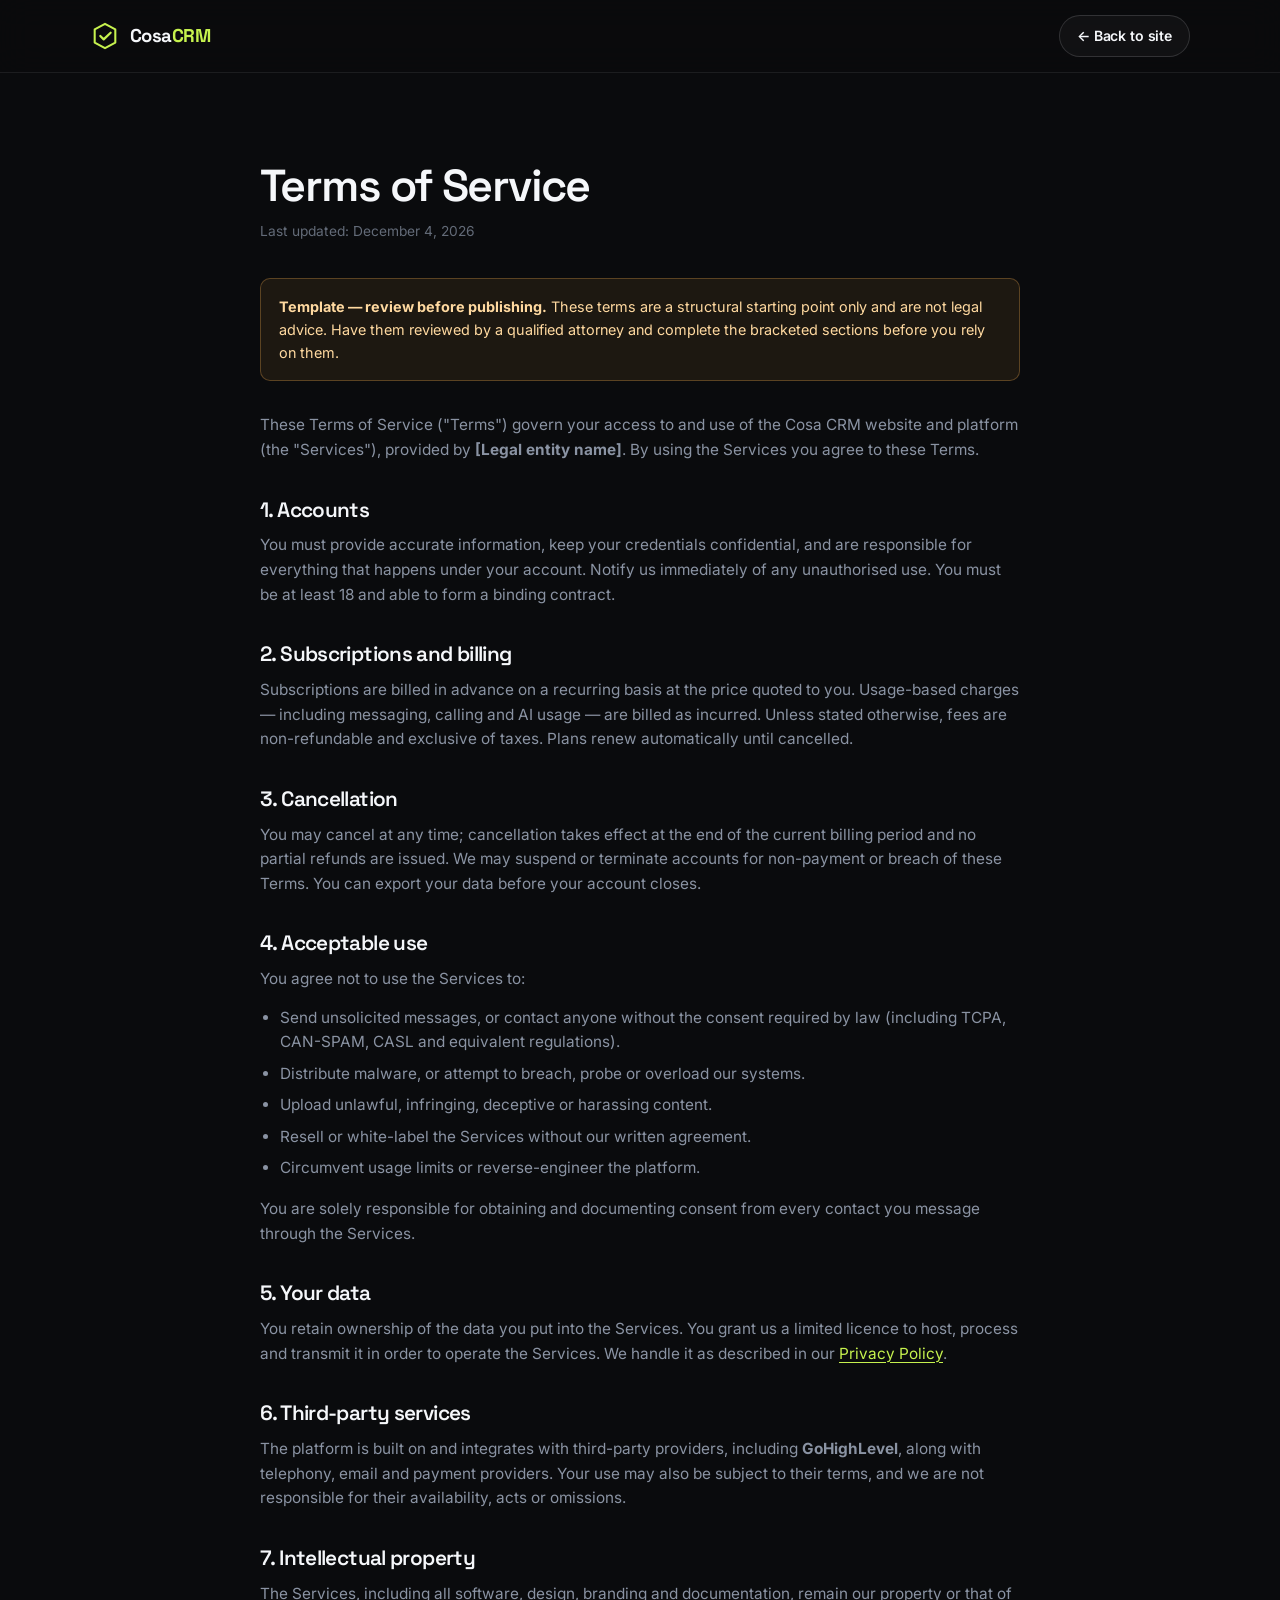
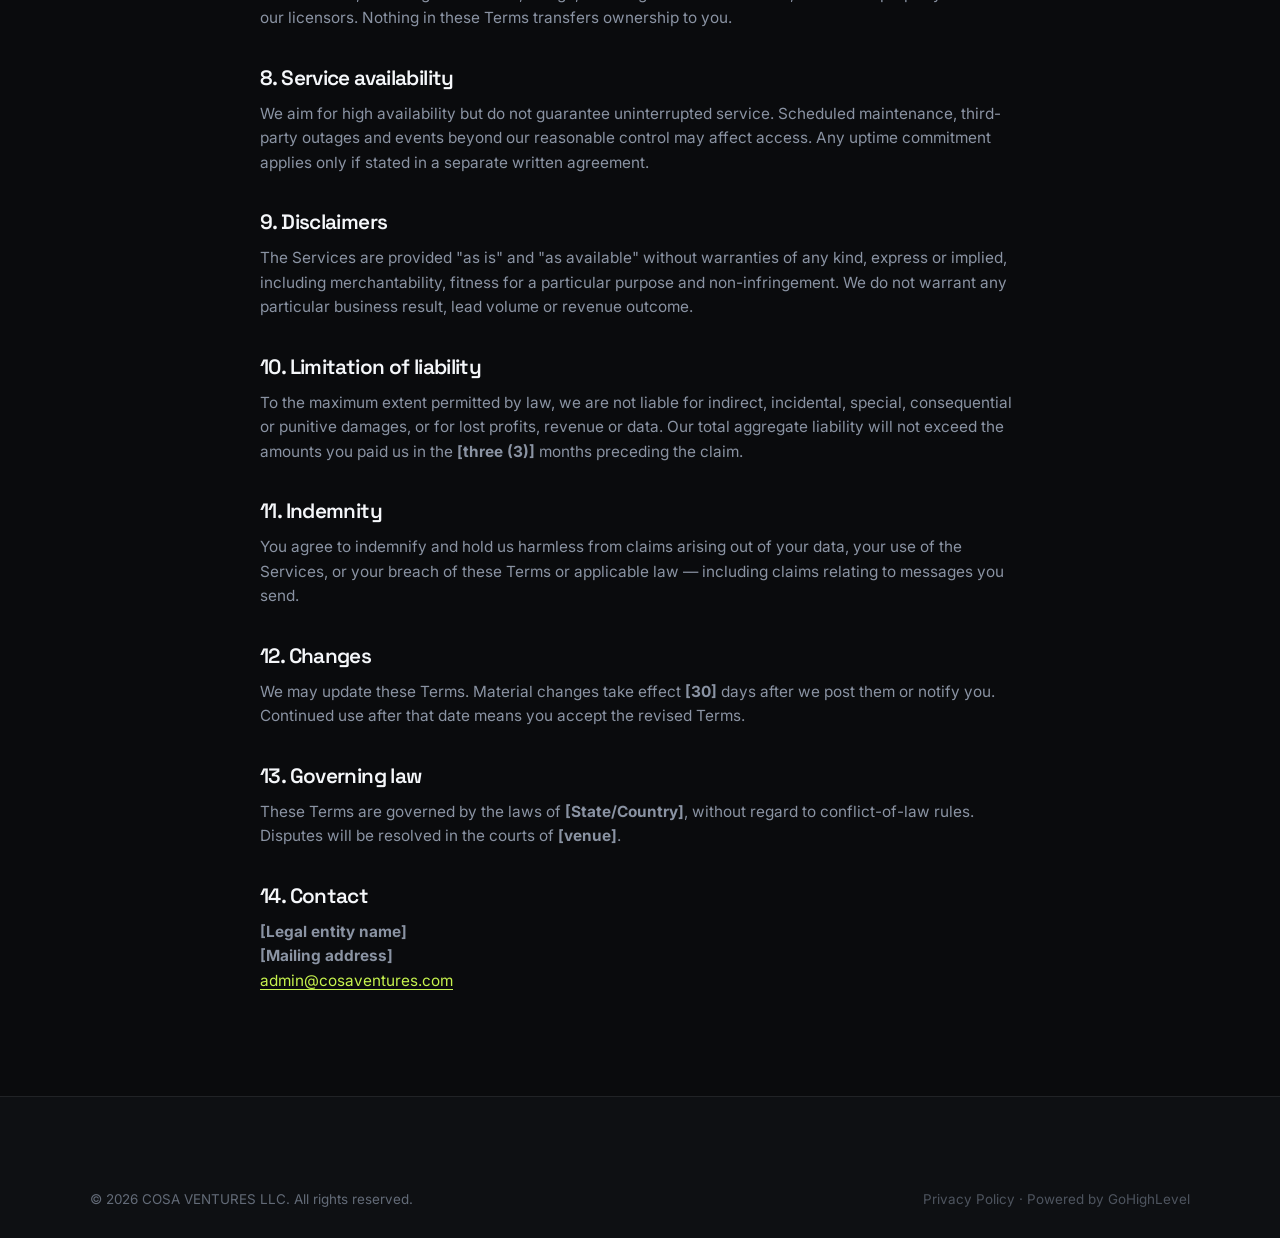
<file: terms.html>
<!DOCTYPE html>
<html lang="en">
<head>
<meta charset="utf-8">
<meta name="viewport" content="width=device-width, initial-scale=1">
<title>Terms of Service — Cosa CRM</title>
<meta name="description" content="The terms that govern your use of Cosa CRM.">
<meta name="robots" content="noindex">
<meta name="theme-color" content="#0A0B0D">
<link rel="icon" href="assets/img/favicon.svg" type="image/svg+xml">
<link rel="preconnect" href="https://fonts.googleapis.com">
<link rel="preconnect" href="https://fonts.gstatic.com" crossorigin>
<link href="https://fonts.googleapis.com/css2?family=Inter:wght@400;500;600;700&family=Space+Grotesk:wght@500;600;700&display=swap" rel="stylesheet">
<link rel="stylesheet" href="assets/css/styles.css">
</head>
<body>

<header class="nav is-stuck">
  <div class="wrap nav__inner">
    <a class="brand" href="index.html">
      <span class="brand__mark" aria-hidden="true">
        <svg viewBox="0 0 32 32" fill="none"><path d="M16 3 5 9v14l11 6 11-6V9L16 3Z" stroke="currentColor" stroke-width="2.2" stroke-linejoin="round"/><path d="m11 16 3.6 3.6L22 12.5" stroke="currentColor" stroke-width="2.4" stroke-linecap="round" stroke-linejoin="round"/></svg>
      </span>
      <span class="brand__text">Cosa<span>CRM</span></span>
    </a>
    <div class="nav__actions" style="margin-left:auto">
      <a class="btn btn--ghost btn--sm" href="index.html">← Back to site</a>
    </div>
  </div>
</header>

<main class="legal wrap wrap--narrow">
  <h1>Terms of Service</h1>
  <p class="updated">Last updated: <span id="updated">—</span></p>

  <div class="notice">
    <p><strong>Template — review before publishing.</strong> These terms are a structural
       starting point only and are not legal advice. Have them reviewed by a qualified
       attorney and complete the bracketed sections before you rely on them.</p>
  </div>

  <p>These Terms of Service ("Terms") govern your access to and use of the Cosa CRM website
     and platform (the "Services"), provided by <strong>[Legal entity name]</strong>. By
     using the Services you agree to these Terms.</p>

  <h2>1. Accounts</h2>
  <p>You must provide accurate information, keep your credentials confidential, and are
     responsible for everything that happens under your account. Notify us immediately of any
     unauthorised use. You must be at least 18 and able to form a binding contract.</p>

  <h2>2. Subscriptions and billing</h2>
  <p>Subscriptions are billed in advance on a recurring basis at the price quoted to you.
     Usage-based charges — including messaging, calling and AI usage — are billed as incurred.
     Unless stated otherwise, fees are non-refundable and exclusive of taxes. Plans renew
     automatically until cancelled.</p>

  <h2>3. Cancellation</h2>
  <p>You may cancel at any time; cancellation takes effect at the end of the current billing
     period and no partial refunds are issued. We may suspend or terminate accounts for
     non-payment or breach of these Terms. You can export your data before your account
     closes.</p>

  <h2>4. Acceptable use</h2>
  <p>You agree not to use the Services to:</p>
  <ul>
    <li>Send unsolicited messages, or contact anyone without the consent required by law
        (including TCPA, CAN-SPAM, CASL and equivalent regulations).</li>
    <li>Distribute malware, or attempt to breach, probe or overload our systems.</li>
    <li>Upload unlawful, infringing, deceptive or harassing content.</li>
    <li>Resell or white-label the Services without our written agreement.</li>
    <li>Circumvent usage limits or reverse-engineer the platform.</li>
  </ul>
  <p>You are solely responsible for obtaining and documenting consent from every contact you
     message through the Services.</p>

  <h2>5. Your data</h2>
  <p>You retain ownership of the data you put into the Services. You grant us a limited
     licence to host, process and transmit it in order to operate the Services. We handle it
     as described in our <a href="privacy.html">Privacy Policy</a>.</p>

  <h2>6. Third-party services</h2>
  <p>The platform is built on and integrates with third-party providers, including
     <strong>GoHighLevel</strong>, along with telephony, email and payment providers. Your
     use may also be subject to their terms, and we are not responsible for their
     availability, acts or omissions.</p>

  <h2>7. Intellectual property</h2>
  <p>The Services, including all software, design, branding and documentation, remain our
     property or that of our licensors. Nothing in these Terms transfers ownership to you.</p>

  <h2>8. Service availability</h2>
  <p>We aim for high availability but do not guarantee uninterrupted service. Scheduled
     maintenance, third-party outages and events beyond our reasonable control may affect
     access. Any uptime commitment applies only if stated in a separate written agreement.</p>

  <h2>9. Disclaimers</h2>
  <p>The Services are provided "as is" and "as available" without warranties of any kind,
     express or implied, including merchantability, fitness for a particular purpose and
     non-infringement. We do not warrant any particular business result, lead volume or
     revenue outcome.</p>

  <h2>10. Limitation of liability</h2>
  <p>To the maximum extent permitted by law, we are not liable for indirect, incidental,
     special, consequential or punitive damages, or for lost profits, revenue or data. Our
     total aggregate liability will not exceed the amounts you paid us in the
     <strong>[three (3)]</strong> months preceding the claim.</p>

  <h2>11. Indemnity</h2>
  <p>You agree to indemnify and hold us harmless from claims arising out of your data, your
     use of the Services, or your breach of these Terms or applicable law — including claims
     relating to messages you send.</p>

  <h2>12. Changes</h2>
  <p>We may update these Terms. Material changes take effect <strong>[30]</strong> days after
     we post them or notify you. Continued use after that date means you accept the revised
     Terms.</p>

  <h2>13. Governing law</h2>
  <p>These Terms are governed by the laws of <strong>[State/Country]</strong>, without regard
     to conflict-of-law rules. Disputes will be resolved in the courts of
     <strong>[venue]</strong>.</p>

  <h2>14. Contact</h2>
  <p><strong>[Legal entity name]</strong><br>
     <strong>[Mailing address]</strong><br>
     <a href="mailto:admin@cosaventures.com">admin@cosaventures.com</a></p>
</main>

<footer class="foot">
  <div class="wrap">
    <div class="foot__bot" style="border-top:0">
      <p>© <span id="year">2026</span> COSA VENTURES LLC. All rights reserved.</p>
      <p class="foot__powered"><a href="privacy.html">Privacy Policy</a> · Powered by GoHighLevel</p>
    </div>
  </div>
</footer>

<script>
  document.getElementById('year').textContent = new Date().getFullYear();
  document.getElementById('updated').textContent =
    new Date(document.lastModified).toLocaleDateString(undefined, { year:'numeric', month:'long', day:'numeric' });
</script>
</body>
</html>
</file>
<file: assets/css/styles.css>
/* ==========================================================================
   Cosa CRM — design system
   Edit the tokens below to rebrand the entire site in one place.
   ========================================================================== */

:root{
  /* ---- brand tokens ---- */
  --bg:        #0A0B0D;
  --bg-2:      #0E1013;
  --elev:      #14161A;
  --elev-2:    #1B1E24;
  --line:      rgba(255,255,255,.08);
  --line-2:    rgba(255,255,255,.14);

  --acc:       #C6F24E;   /* electric lime */
  --acc-2:     #9BE063;
  --acc-ink:   #0A0B0D;   /* text on accent */
  --acc-soft:  rgba(198,242,78,.12);
  --acc-glow:  rgba(198,242,78,.28);

  --text:      #F5F7FA;
  --mute:      #8A93A3;
  --mute-2:    #636B78;

  /* ---- type ---- */
  --font:      'Inter', -apple-system, BlinkMacSystemFont, 'Segoe UI', Roboto, sans-serif;
  --display:   'Space Grotesk', var(--font);

  /* ---- shape ---- */
  --r-sm: 10px;
  --r:    16px;
  --r-lg: 22px;
  --r-pill: 999px;

  --shadow:    0 24px 60px -18px rgba(0,0,0,.7);
  --shadow-sm: 0 8px 24px -10px rgba(0,0,0,.6);

  --wrap: 1180px;
  --pad: clamp(20px, 5vw, 40px);
  --sec-y: clamp(72px, 10vw, 128px);
}

*,*::before,*::after{ box-sizing:border-box; }

html{ scroll-behavior:smooth; scroll-padding-top:88px; -webkit-text-size-adjust:100%; }

body{
  margin:0;
  background:var(--bg);
  color:var(--text);
  font-family:var(--font);
  font-size:16px;
  line-height:1.6;
  -webkit-font-smoothing:antialiased;
  overflow-x:hidden;
}

img,svg{ max-width:100%; display:block; }
a{ color:inherit; text-decoration:none; }
button,input,select,textarea{ font:inherit; color:inherit; }

h1,h2,h3,h4{ font-family:var(--display); font-weight:600; line-height:1.1; letter-spacing:-.02em; margin:0; }
h1{ font-size:clamp(2.4rem, 6vw, 4.1rem); letter-spacing:-.035em; }
h2{ font-size:clamp(1.85rem, 4.2vw, 2.9rem); letter-spacing:-.03em; }
h3{ font-size:1.13rem; }
p{ margin:0; }

::selection{ background:var(--acc); color:var(--acc-ink); }

:focus-visible{ outline:2px solid var(--acc); outline-offset:3px; border-radius:4px; }

.skip-link{
  position:absolute; left:-9999px; top:12px; z-index:200;
  background:var(--acc); color:var(--acc-ink); padding:10px 18px; border-radius:var(--r-pill); font-weight:600;
}
.skip-link:focus{ left:12px; }

/* ---------- layout ---------- */
.wrap{ width:100%; max-width:var(--wrap); margin-inline:auto; padding-inline:var(--pad); }
.wrap--narrow{ max-width:840px; }

.sec{ padding-block:var(--sec-y); position:relative; }
.sec--alt{ background:var(--bg-2); border-block:1px solid var(--line); }

.sec__head{ max-width:660px; margin:0 auto clamp(40px,6vw,68px); text-align:center; }
.sec__head p{ color:var(--mute); margin-top:18px; font-size:1.05rem; }

.eyebrow{
  display:inline-block; font-size:.74rem; font-weight:600; letter-spacing:.16em;
  text-transform:uppercase; color:var(--acc); margin-bottom:16px;
}

.lede{ color:var(--mute); font-size:clamp(1.02rem,1.6vw,1.18rem); }

.grad{
  background:linear-gradient(100deg, var(--acc) 10%, var(--acc-2) 55%, #E9FFA8 100%);
  -webkit-background-clip:text; background-clip:text; color:transparent;
}

/* ---------- buttons ---------- */
.btn{
  --btn-py:12px; --btn-px:22px;
  display:inline-flex; align-items:center; justify-content:center; gap:.5em;
  padding:var(--btn-py) var(--btn-px);
  border-radius:var(--r-pill); border:1px solid transparent;
  font-weight:600; font-size:.94rem; letter-spacing:-.01em;
  cursor:pointer; white-space:nowrap;
  transition:transform .18s ease, background .18s ease, border-color .18s ease, box-shadow .18s ease, color .18s ease;
}
.btn:hover{ transform:translateY(-2px); }
.btn:active{ transform:translateY(0); }

.btn--primary{ background:var(--acc); color:var(--acc-ink); box-shadow:0 0 0 0 var(--acc-glow); }
.btn--primary:hover{ background:#D5FF63; box-shadow:0 12px 34px -12px var(--acc-glow); }

.btn--ghost{ background:rgba(255,255,255,.03); border-color:var(--line-2); color:var(--text); }
.btn--ghost:hover{ background:rgba(255,255,255,.07); border-color:rgba(255,255,255,.24); }

.btn--sm{ --btn-py:9px; --btn-px:17px; font-size:.88rem; }
.btn--lg{ --btn-py:15px; --btn-px:30px; font-size:1rem; }
.btn--block{ display:flex; width:100%; }

/* ---------- nav ---------- */
.nav{
  position:sticky; top:0; z-index:100;
  background:rgba(10,11,13,.72);
  backdrop-filter:blur(16px); -webkit-backdrop-filter:blur(16px);
  border-bottom:1px solid transparent;
  transition:border-color .25s ease, background .25s ease;
}
.nav.is-stuck{ border-bottom-color:var(--line); background:rgba(10,11,13,.9); }

.nav__inner{ display:flex; align-items:center; gap:24px; height:72px; }

.brand{ display:inline-flex; align-items:center; gap:10px; font-family:var(--display); font-weight:700; font-size:1.16rem; letter-spacing:-.03em; }
.brand__mark{ width:30px; height:30px; color:var(--acc); flex:none; }
.brand__mark svg{ width:100%; height:100%; }
.brand__text span{ color:var(--acc); }

.nav__links{ display:flex; align-items:center; gap:30px; margin-left:auto; }
.nav__links a{ font-size:.92rem; color:var(--mute); font-weight:500; transition:color .18s ease; }
.nav__links a:hover{ color:var(--text); }
.nav__mobile-cta{ display:none; }

.nav__actions{ display:flex; align-items:center; gap:10px; }

.nav__toggle{
  display:none; width:42px; height:42px; border:1px solid var(--line-2); border-radius:12px;
  background:rgba(255,255,255,.03); cursor:pointer;
  flex-direction:column; align-items:center; justify-content:center; gap:5px;
}
.nav__toggle span{ display:block; width:17px; height:2px; background:var(--text); border-radius:2px; transition:transform .25s ease, opacity .2s ease; }
.nav__toggle[aria-expanded="true"] span:nth-child(1){ transform:translateY(7px) rotate(45deg); }
.nav__toggle[aria-expanded="true"] span:nth-child(2){ opacity:0; }
.nav__toggle[aria-expanded="true"] span:nth-child(3){ transform:translateY(-7px) rotate(-45deg); }

/* ---------- hero ---------- */
.hero{ position:relative; padding-top:clamp(48px,7vw,84px); padding-bottom:clamp(48px,7vw,80px); overflow:hidden; }

.hero__glow{
  position:absolute; inset:-30% -10% auto -10%; height:820px; pointer-events:none;
  background:
    radial-gradient(52% 46% at 22% 34%, rgba(198,242,78,.16), transparent 68%),
    radial-gradient(46% 44% at 78% 18%, rgba(120,200,255,.09), transparent 66%);
  filter:blur(6px);
}
.hero__grid{
  position:absolute; inset:0; pointer-events:none; opacity:.5;
  background-image:
    linear-gradient(to right, rgba(255,255,255,.035) 1px, transparent 1px),
    linear-gradient(to bottom, rgba(255,255,255,.035) 1px, transparent 1px);
  background-size:64px 64px;
  mask-image:radial-gradient(90% 60% at 50% 12%, #000 20%, transparent 76%);
  -webkit-mask-image:radial-gradient(90% 60% at 50% 12%, #000 20%, transparent 76%);
}

.hero__inner{ position:relative; display:grid; grid-template-columns:1fr 1fr; gap:clamp(36px,5vw,64px); align-items:center; }

.pill{
  display:inline-flex; align-items:center; gap:9px;
  padding:7px 15px 7px 11px; border-radius:var(--r-pill);
  background:var(--acc-soft); border:1px solid rgba(198,242,78,.24);
  color:var(--acc); font-size:.8rem; font-weight:600; letter-spacing:.01em; margin-bottom:26px;
}
.pill__dot{ width:7px; height:7px; border-radius:50%; background:var(--acc); box-shadow:0 0 0 0 var(--acc-glow); animation:ping 2.4s ease-out infinite; }
@keyframes ping{ 0%{box-shadow:0 0 0 0 rgba(198,242,78,.5);} 70%{box-shadow:0 0 0 9px rgba(198,242,78,0);} 100%{box-shadow:0 0 0 0 rgba(198,242,78,0);} }

.hero h1{ margin-bottom:22px; }
.hero .lede{ max-width:52ch; }

.hero__cta{ display:flex; flex-wrap:wrap; gap:12px; margin-top:32px; }

.hero__proof{
  display:flex; gap:clamp(20px,4vw,44px); list-style:none; padding:26px 0 0; margin:36px 0 0;
  border-top:1px solid var(--line);
}
.hero__proof li{ display:flex; flex-direction:column; gap:2px; }
.hero__proof strong{ font-family:var(--display); font-size:1.5rem; font-weight:700; letter-spacing:-.02em; }
.hero__proof span{ font-size:.82rem; color:var(--mute); }

/* ---------- app mockup ---------- */
.hero__app{ position:relative; }

.app{
  border:1px solid var(--line-2); border-radius:var(--r-lg); overflow:hidden;
  background:linear-gradient(180deg, var(--elev) 0%, #101216 100%);
  box-shadow:var(--shadow);
  transform:perspective(1400px) rotateY(-7deg) rotateX(3deg);
  transition:transform .6s cubic-bezier(.2,.7,.3,1);
}
.hero__app:hover .app{ transform:perspective(1400px) rotateY(-3deg) rotateX(1deg); }

.app__bar{ display:flex; align-items:center; gap:6px; padding:11px 14px; background:rgba(255,255,255,.03); border-bottom:1px solid var(--line); }
.dot{ width:9px; height:9px; border-radius:50%; background:#3A3F49; }
.dot--r{ background:#FF5F57; } .dot--y{ background:#FEBC2E; } .dot--g{ background:#28C840; }
.app__url{
  margin-left:12px; flex:1; font-size:.68rem; color:var(--mute-2);
  background:rgba(255,255,255,.04); border-radius:6px; padding:4px 10px; text-align:center;
}

.app__body{ display:flex; min-height:330px; }

.app__side{ width:58px; flex:none; border-right:1px solid var(--line); padding:14px 0; display:flex; flex-direction:column; align-items:center; gap:12px; }
.side__brand{ width:22px; height:22px; border-radius:7px; background:var(--acc); margin-bottom:6px; }
.side__item{ width:22px; height:22px; border-radius:7px; background:rgba(255,255,255,.06); }
.side__item--on{ background:rgba(198,242,78,.22); }

.app__main{ flex:1; padding:16px 18px; min-width:0; }
.app__head{ display:flex; align-items:flex-start; justify-content:space-between; gap:12px; margin-bottom:14px; }
.app__title{ font-family:var(--display); font-weight:600; font-size:.95rem; }
.app__sub{ font-size:.7rem; color:var(--mute-2); }
.app__chip{
  background:var(--acc-soft); color:var(--acc); border:1px solid rgba(198,242,78,.22);
  border-radius:var(--r-pill); padding:4px 11px; font-size:.72rem; font-weight:700;
}
.app__chip span{ font-weight:500; opacity:.7; }

.app__stats{ display:grid; grid-template-columns:repeat(3,1fr); gap:9px; margin-bottom:14px; }
.stat{ background:rgba(255,255,255,.035); border:1px solid var(--line); border-radius:11px; padding:10px 11px; }
.stat__k{ display:block; font-size:.64rem; color:var(--mute-2); text-transform:uppercase; letter-spacing:.08em; }
.stat__v{ display:block; font-family:var(--display); font-weight:700; font-size:1.02rem; margin:2px 0 7px; }
.spark{ display:flex; align-items:flex-end; gap:3px; height:22px; }
.spark b{ flex:1; background:linear-gradient(180deg, var(--acc), rgba(198,242,78,.25)); border-radius:2px; }

.app__board{ display:grid; grid-template-columns:repeat(3,1fr); gap:9px; }
.col{ background:rgba(255,255,255,.025); border:1px solid var(--line); border-radius:11px; padding:9px; }
.col__h{ font-size:.66rem; color:var(--mute); display:flex; justify-content:space-between; margin-bottom:8px; font-weight:600; }
.col__h em{ font-style:normal; color:var(--mute-2); }
.col__h--win{ color:var(--acc); }
.card{ display:flex; align-items:center; gap:7px; background:var(--elev-2); border:1px solid var(--line); border-radius:8px; padding:7px; margin-bottom:6px; }
.card--win{ border-color:rgba(198,242,78,.3); background:rgba(198,242,78,.07); }
.card__av{ width:15px; height:15px; border-radius:50%; background:rgba(255,255,255,.16); flex:none; }
.card--win .card__av{ background:var(--acc); }
.card__l{ height:5px; border-radius:3px; background:rgba(255,255,255,.13); flex:1; }
.card__l--s{ max-width:58%; }

.float{
  position:absolute; display:flex; align-items:center; gap:11px;
  background:rgba(20,22,26,.92); border:1px solid var(--line-2); border-radius:14px;
  padding:11px 15px; box-shadow:var(--shadow-sm);
  backdrop-filter:blur(10px); -webkit-backdrop-filter:blur(10px);
  animation:bob 5s ease-in-out infinite;
}
.float b{ display:block; font-size:.78rem; font-weight:600; }
.float small{ display:block; font-size:.68rem; color:var(--mute-2); }
.float__ico{
  width:28px; height:28px; border-radius:9px; flex:none;
  display:grid; place-items:center; font-size:.85rem; font-weight:700;
  background:var(--acc); color:var(--acc-ink);
}
.float__ico--alt{ background:rgba(120,200,255,.18); color:#7CC8FF; }
.float--1{ left:-26px; bottom:52px; }
.float--2{ right:-18px; top:34px; animation-delay:-2.5s; }
@keyframes bob{ 0%,100%{ transform:translateY(0);} 50%{ transform:translateY(-9px);} }

/* ---------- marquee ---------- */
.marquee-wrap{ position:relative; margin-top:clamp(48px,7vw,84px); }
.marquee-label{ text-align:center; font-size:.76rem; letter-spacing:.16em; text-transform:uppercase; color:var(--mute-2); margin-bottom:20px; }
.marquee{
  overflow:hidden;
  mask-image:linear-gradient(90deg, transparent, #000 12%, #000 88%, transparent);
  -webkit-mask-image:linear-gradient(90deg, transparent, #000 12%, #000 88%, transparent);
}
.marquee__track{ display:flex; gap:14px; width:max-content; animation:slide 34s linear infinite; }
.marquee__track span{
  font-family:var(--display); font-size:.94rem; font-weight:500; color:var(--mute);
  border:1px solid var(--line); border-radius:var(--r-pill); padding:8px 20px;
  background:rgba(255,255,255,.02); white-space:nowrap;
}
@keyframes slide{ from{ transform:translateX(0);} to{ transform:translateX(-50%);} }

/* ---------- features ---------- */
.features{ display:grid; grid-template-columns:repeat(3,1fr); gap:16px; }
.feat{
  background:var(--elev); border:1px solid var(--line); border-radius:var(--r);
  padding:26px 24px; transition:border-color .25s ease, transform .25s ease, background .25s ease;
}
.feat:hover{ border-color:rgba(198,242,78,.28); transform:translateY(-3px); background:var(--elev-2); }
.feat--wide{ grid-column:span 3; display:grid; grid-template-columns:1fr 1fr; gap:8px 40px; align-items:start; padding:32px 30px; }
.feat--wide .feat__ico{ grid-row:span 1; }
.feat--wide h3{ font-size:1.4rem; }
.feat--wide > p{ grid-column:1; }
.feat--wide .ticks{ grid-column:2; grid-row:1 / span 3; align-self:center; }

.feat__ico{
  width:42px; height:42px; border-radius:12px; margin-bottom:16px;
  display:grid; place-items:center; color:var(--acc);
  background:var(--acc-soft); border:1px solid rgba(198,242,78,.2);
}
.feat__ico svg{ width:21px; height:21px; }
.feat h3{ margin-bottom:8px; }
.feat p{ color:var(--mute); font-size:.93rem; }

.ticks{ list-style:none; margin:14px 0 0; padding:0; display:grid; gap:9px; }
.ticks li{ position:relative; padding-left:27px; color:var(--mute); font-size:.92rem; }
.ticks li::before{
  content:""; position:absolute; left:0; top:.42em;
  width:16px; height:16px; border-radius:50%;
  background:var(--acc-soft); border:1px solid rgba(198,242,78,.3);
}
.ticks li::after{
  content:""; position:absolute; left:5px; top:.72em;
  width:5px; height:8px; border:solid var(--acc); border-width:0 2px 2px 0;
  transform:rotate(45deg) translate(-1px,-2px);
}
.ticks--lg li{ font-size:.97rem; color:var(--text); padding-left:30px; }

/* ---------- compare ---------- */
.compare{ display:grid; grid-template-columns:1fr auto 1fr; gap:clamp(16px,3vw,28px); align-items:stretch; }
.compare__side{ border-radius:var(--r-lg); padding:clamp(24px,3vw,34px); border:1px solid var(--line); display:flex; flex-direction:column; }
.compare__side--old{ background:rgba(255,255,255,.02); }
.compare__side--new{
  background:linear-gradient(180deg, rgba(198,242,78,.07), rgba(198,242,78,.02));
  border-color:rgba(198,242,78,.3);
  box-shadow:0 0 0 1px rgba(198,242,78,.06), 0 30px 70px -32px var(--acc-glow);
}
.compare__h{ margin-bottom:22px; }
.compare__h h3{ font-size:1.32rem; margin-top:12px; line-height:1.25; }

.tag{ display:inline-block; font-size:.7rem; font-weight:700; letter-spacing:.13em; text-transform:uppercase;
  background:var(--acc); color:var(--acc-ink); padding:4px 11px; border-radius:var(--r-pill); }
.tag--muted{ background:rgba(255,255,255,.08); color:var(--mute); }

.stackList{ list-style:none; margin:0; padding:0; display:grid; gap:1px; background:var(--line); border:1px solid var(--line); border-radius:var(--r-sm); overflow:hidden; }
.stackList li{ display:flex; justify-content:space-between; align-items:center; gap:12px; padding:11px 14px; background:var(--bg-2); font-size:.91rem; }
.stackList span{ color:var(--mute); }
.stackList b{ font-family:var(--display); font-weight:600; color:var(--text); }
.stackList i{ font-style:normal; font-size:.76rem; color:var(--mute-2); font-weight:400; }

.compare__total{ display:flex; justify-content:space-between; align-items:baseline; gap:12px; margin-top:18px; padding-top:16px; border-top:1px dashed var(--line-2); }
.compare__total span{ color:var(--mute); font-size:.9rem; }
.compare__total strong{ font-family:var(--display); font-size:1.7rem; font-weight:700; }
.compare__total i{ font-style:normal; font-size:.85rem; color:var(--mute-2); font-weight:400; }
.compare__note{ margin-top:14px; font-size:.85rem; color:var(--mute-2); line-height:1.55; }

.compare__vs{ display:grid; place-items:center; }
.compare__vs span{
  width:46px; height:46px; border-radius:50%; display:grid; place-items:center;
  background:var(--elev); border:1px solid var(--line-2);
  font-family:var(--display); font-weight:700; font-size:.82rem; color:var(--mute);
}

.compare__cta{ margin-top:auto; padding-top:24px; }
.compare__cta p{ color:var(--mute); font-size:.9rem; margin-bottom:16px; }

/* ---------- steps ---------- */
.steps{ list-style:none; margin:0; padding:0; display:grid; grid-template-columns:repeat(3,1fr); gap:16px; counter-reset:s; }
.step{ position:relative; background:var(--elev); border:1px solid var(--line); border-radius:var(--r); padding:30px 26px; overflow:hidden; }
.step::after{ content:""; position:absolute; inset:auto 0 0 0; height:2px; background:linear-gradient(90deg, var(--acc), transparent); opacity:.5; }
.step__n{ font-family:var(--display); font-size:2.4rem; font-weight:700; color:rgba(198,242,78,.22); line-height:1; display:block; margin-bottom:14px; }
.step h3{ margin-bottom:9px; font-size:1.18rem; }
.step p{ color:var(--mute); font-size:.93rem; }

/* ---------- industries ---------- */
.inds{ display:grid; grid-template-columns:repeat(4,1fr); gap:14px; }
.ind{ background:var(--elev); border:1px solid var(--line); border-radius:var(--r); padding:24px 20px; transition:border-color .25s ease, transform .25s ease; }
.ind:hover{ border-color:rgba(198,242,78,.3); transform:translateY(-3px); }
.ind__ico{ font-size:1.5rem; display:block; margin-bottom:12px; }
.ind h3{ font-size:1rem; margin-bottom:7px; }
.ind p{ color:var(--mute); font-size:.86rem; }
.inds__foot{ text-align:center; color:var(--mute); margin-top:32px; font-size:.95rem; }
.inds__foot strong{ color:var(--acc); }

/* ---------- quotes ---------- */
.quotes{ display:grid; grid-template-columns:repeat(3,1fr); gap:16px; }
.quote{ margin:0; background:var(--elev); border:1px solid var(--line); border-radius:var(--r); padding:28px 26px; display:flex; flex-direction:column; }
.quote__stars{ color:var(--acc); letter-spacing:.14em; font-size:.9rem; margin-bottom:14px; }
.quote blockquote{ margin:0 0 22px; font-size:1rem; line-height:1.65; }
.quote figcaption{ display:flex; align-items:center; gap:12px; margin-top:auto; padding-top:18px; border-top:1px solid var(--line); }
.quote__av{ width:36px; height:36px; border-radius:50%; flex:none; display:grid; place-items:center;
  background:var(--acc-soft); border:1px solid rgba(198,242,78,.24); color:var(--acc); font-weight:700; }
.quote figcaption b{ display:block; font-size:.9rem; }
.quote figcaption small{ display:block; font-size:.78rem; color:var(--mute-2); }

.kpis{ display:grid; grid-template-columns:repeat(4,1fr); gap:16px; margin-top:clamp(32px,5vw,52px);
  border:1px solid var(--line); border-radius:var(--r-lg); background:rgba(255,255,255,.02); padding:clamp(24px,3vw,34px); }
.kpi{ text-align:center; }
.kpi strong{ display:block; font-family:var(--display); font-size:clamp(1.6rem,3vw,2.2rem); font-weight:700; color:var(--acc); letter-spacing:-.02em; }
.kpi span{ font-size:.84rem; color:var(--mute); }

/* ---------- demo ---------- */
.demo{ position:relative; overflow:hidden; }
.demo__glow{
  position:absolute; inset:auto -20% -50% -20%; height:700px; pointer-events:none;
  background:radial-gradient(50% 50% at 50% 50%, rgba(198,242,78,.11), transparent 70%);
}
.demo__inner{ position:relative; display:grid; grid-template-columns:1fr 1fr; gap:clamp(32px,5vw,60px); align-items:start; }
.demo__copy h2{ margin-bottom:20px; }
.demo__copy .ticks{ margin-top:26px; }
.demo__contact{ display:flex; flex-wrap:wrap; gap:10px; margin-top:30px; }
.demo__contact a{
  display:inline-flex; align-items:center; gap:9px; font-size:.9rem; color:var(--mute);
  border:1px solid var(--line); border-radius:var(--r-pill); padding:9px 17px;
  background:rgba(255,255,255,.02); transition:color .2s ease, border-color .2s ease;
}
.demo__contact a:hover{ color:var(--text); border-color:var(--line-2); }
.demo__contact em{ font-style:normal; }

.demo__card{
  background:var(--elev); border:1px solid var(--line-2); border-radius:var(--r-lg);
  padding:clamp(24px,3vw,34px); box-shadow:var(--shadow);
}
.demo__card h3{ font-size:1.32rem; }
.demo__card-sub{ color:var(--mute); font-size:.9rem; margin:8px 0 22px; }

.field{ margin-bottom:14px; }
.field-row{ display:grid; grid-template-columns:1fr 1fr; gap:12px; }
.field label{ display:block; font-size:.82rem; font-weight:500; color:var(--mute); margin-bottom:7px; }
.field .opt{ color:var(--mute-2); font-weight:400; }
.field input, .field select, .field textarea{
  width:100%; background:var(--bg); border:1px solid var(--line-2); border-radius:var(--r-sm);
  padding:12px 14px; font-size:.94rem; transition:border-color .2s ease, box-shadow .2s ease;
}
.field input::placeholder, .field textarea::placeholder{ color:var(--mute-2); }
.field input:focus, .field select:focus, .field textarea:focus{
  outline:none; border-color:var(--acc); box-shadow:0 0 0 3px rgba(198,242,78,.14);
}
.field textarea{ resize:vertical; min-height:84px; }
.field select{ appearance:none; cursor:pointer;
  background-image:linear-gradient(45deg,transparent 50%,var(--mute) 50%),linear-gradient(135deg,var(--mute) 50%,transparent 50%);
  background-position:calc(100% - 19px) center, calc(100% - 14px) center;
  background-size:5px 5px, 5px 5px; background-repeat:no-repeat; padding-right:38px; }
.field.is-invalid input, .field.is-invalid select{ border-color:#FF6B6B; }
.field .err{ display:block; color:#FF8A8A; font-size:.76rem; margin-top:6px; }

.demo__card .btn{ margin-top:8px; }
.form-note{ font-size:.76rem; color:var(--mute-2); text-align:center; margin-top:14px; line-height:1.5; }
.form-status{ font-size:.88rem; margin-top:12px; text-align:center; }
.form-status.ok{ color:var(--acc); }
.form-status.bad{ color:#FF8A8A; }

/* ---------- faq ---------- */
.faq{ display:grid; gap:10px; }
.faq__item{ background:var(--elev); border:1px solid var(--line); border-radius:var(--r); overflow:hidden; transition:border-color .25s ease; }
.faq__item[open]{ border-color:rgba(198,242,78,.28); }
.faq__item summary{
  list-style:none; cursor:pointer; padding:19px 56px 19px 22px; position:relative;
  font-family:var(--display); font-weight:600; font-size:1.02rem; letter-spacing:-.01em;
}
.faq__item summary::-webkit-details-marker{ display:none; }
.faq__ico{ position:absolute; right:22px; top:50%; width:13px; height:13px; margin-top:-6px; }
.faq__ico::before, .faq__ico::after{
  content:""; position:absolute; background:var(--acc); border-radius:2px; transition:transform .25s ease, opacity .25s ease;
}
.faq__ico::before{ inset:5px 0 auto 0; height:2px; }
.faq__ico::after{ inset:0 5px auto 5px; height:13px; width:2px; margin-left:-1px; left:50%; }
.faq__item[open] .faq__ico::after{ transform:rotate(90deg); opacity:0; }
.faq__a{ padding:0 22px 20px; }
.faq__a p{ color:var(--mute); font-size:.95rem; max-width:66ch; }

.faq__cta{ text-align:center; margin-top:36px; }
.faq__cta p{ color:var(--mute); margin-bottom:14px; }

/* ---------- footer ---------- */
.foot{ background:var(--bg-2); border-top:1px solid var(--line); padding-top:clamp(48px,6vw,72px); }
.foot__top{ display:grid; grid-template-columns:1.4fr 2fr; gap:clamp(32px,5vw,64px); padding-bottom:44px; }
.foot__brand p{ color:var(--mute); font-size:.92rem; margin:16px 0 20px; max-width:38ch; }
.foot__cols{ display:grid; grid-template-columns:repeat(3,1fr); gap:24px; }
.foot__cols h4{ font-size:.78rem; letter-spacing:.14em; text-transform:uppercase; color:var(--mute-2); margin-bottom:14px; font-family:var(--font); font-weight:600; }
.foot__cols a{ display:block; color:var(--mute); font-size:.9rem; padding:5px 0; transition:color .18s ease; }
.foot__cols a:hover{ color:var(--acc); }
.foot__bot{ display:flex; justify-content:space-between; align-items:center; gap:16px; flex-wrap:wrap;
  border-top:1px solid var(--line); padding:20px 0 28px; font-size:.84rem; color:var(--mute-2); }
.foot__powered{ opacity:.75; }

/* ---------- legal pages ---------- */
.legal{ padding-block:clamp(56px,7vw,88px); }
.legal h1{ font-size:clamp(2rem,4.5vw,2.8rem); margin-bottom:10px; }
.legal .updated{ color:var(--mute-2); font-size:.86rem; margin-bottom:36px; }
.legal h2{ font-size:1.3rem; margin:36px 0 12px; }
.legal p, .legal li{ color:var(--mute); font-size:.96rem; }
.legal p{ margin-bottom:14px; }
.legal ul{ padding-left:20px; margin:0 0 16px; display:grid; gap:7px; }
.legal a{ color:var(--acc); text-decoration:underline; text-underline-offset:3px; }
.legal .notice{ background:rgba(255,180,80,.08); border:1px solid rgba(255,180,80,.28); border-radius:var(--r-sm); padding:16px 18px; margin-bottom:32px; }
.legal .notice p{ color:#FFD9A0; margin:0; font-size:.9rem; }

/* ---------- reveal ---------- */
.reveal{ opacity:0; transform:translateY(22px); transition:opacity .65s cubic-bezier(.2,.7,.3,1), transform .65s cubic-bezier(.2,.7,.3,1); }
.reveal.is-in{ opacity:1; transform:none; }
.reveal[data-delay="1"]{ transition-delay:.09s; }
.reveal[data-delay="2"]{ transition-delay:.18s; }
.reveal[data-delay="3"]{ transition-delay:.27s; }
.reveal[data-delay="4"]{ transition-delay:.36s; }

/* ==========================================================================
   Responsive
   ========================================================================== */
@media (max-width:1024px){
  .hero__inner{ grid-template-columns:1fr; }
  .hero__copy{ max-width:640px; }
  .hero .lede{ max-width:none; }
  .app{ transform:none; }
  .hero__app:hover .app{ transform:none; }
  .float--1{ left:0; bottom:-18px; }
  .float--2{ right:0; top:-18px; }

  .features{ grid-template-columns:repeat(2,1fr); }
  .feat--wide{ grid-column:span 2; }
  .inds{ grid-template-columns:repeat(2,1fr); }
  .quotes{ grid-template-columns:1fr; }
  .steps{ grid-template-columns:1fr; }
  .demo__inner{ grid-template-columns:1fr; }
  .foot__top{ grid-template-columns:1fr; }
}

@media (max-width:860px){
  .nav__links{
    position:fixed; inset:72px 0 auto 0;
    flex-direction:column; align-items:stretch; gap:0;
    background:rgba(10,11,13,.98); backdrop-filter:blur(18px); -webkit-backdrop-filter:blur(18px);
    border-bottom:1px solid var(--line);
    padding:8px var(--pad) 24px;
    transform:translateY(-14px); opacity:0; pointer-events:none;
    transition:transform .28s ease, opacity .28s ease;
    max-height:calc(100vh - 72px); overflow-y:auto;
  }
  .nav__links.is-open{ transform:none; opacity:1; pointer-events:auto; }
  .nav__links a{ padding:14px 0; border-bottom:1px solid var(--line); font-size:1rem; color:var(--text); }
  .nav__mobile-cta{ display:flex; gap:10px; margin-top:18px; }
  .nav__mobile-cta .btn{ flex:1; }
  .nav__mobile-cta a{ border-bottom:0; padding:12px 18px; }
  .nav__actions{ display:none; }
  .nav__toggle{ display:flex; margin-left:auto; }

  .compare{ grid-template-columns:1fr; }
  .compare__vs{ padding:4px 0; }
  .compare__vs span{ width:40px; height:40px; }

  .kpis{ grid-template-columns:repeat(2,1fr); gap:24px 16px; }
  .feat--wide{ grid-template-columns:1fr; }
  .feat--wide > p, .feat--wide .ticks{ grid-column:1; grid-row:auto; }
}

@media (max-width:600px){
  .features{ grid-template-columns:1fr; }
  .feat--wide{ grid-column:span 1; }
  .inds{ grid-template-columns:1fr; }
  .field-row{ grid-template-columns:1fr; }
  .hero__proof{ gap:18px; flex-wrap:wrap; }
  .hero__proof strong{ font-size:1.3rem; }
  .foot__cols{ grid-template-columns:1fr 1fr; }
  .foot__bot{ flex-direction:column; align-items:flex-start; }
  .float{ display:none; }
  .btn--lg{ --btn-px:24px; }
  .hero__cta .btn{ flex:1; }
}

/* ---------- motion / print ---------- */
@media (prefers-reduced-motion:reduce){
  html{ scroll-behavior:auto; }
  *,*::before,*::after{ animation-duration:.001ms !important; animation-iteration-count:1 !important; transition-duration:.001ms !important; }
  .reveal{ opacity:1; transform:none; }
}

@media print{
  .nav,.hero__app,.float,.marquee-wrap,.demo__card,.faq__cta{ display:none; }
  body{ background:#fff; color:#000; }
}

.demo__legal{ margin-top:18px; font-size:.86rem; color:var(--mute-2); }
.demo__legal strong{ color:var(--mute); font-weight:600; letter-spacing:.02em; }
</file>
